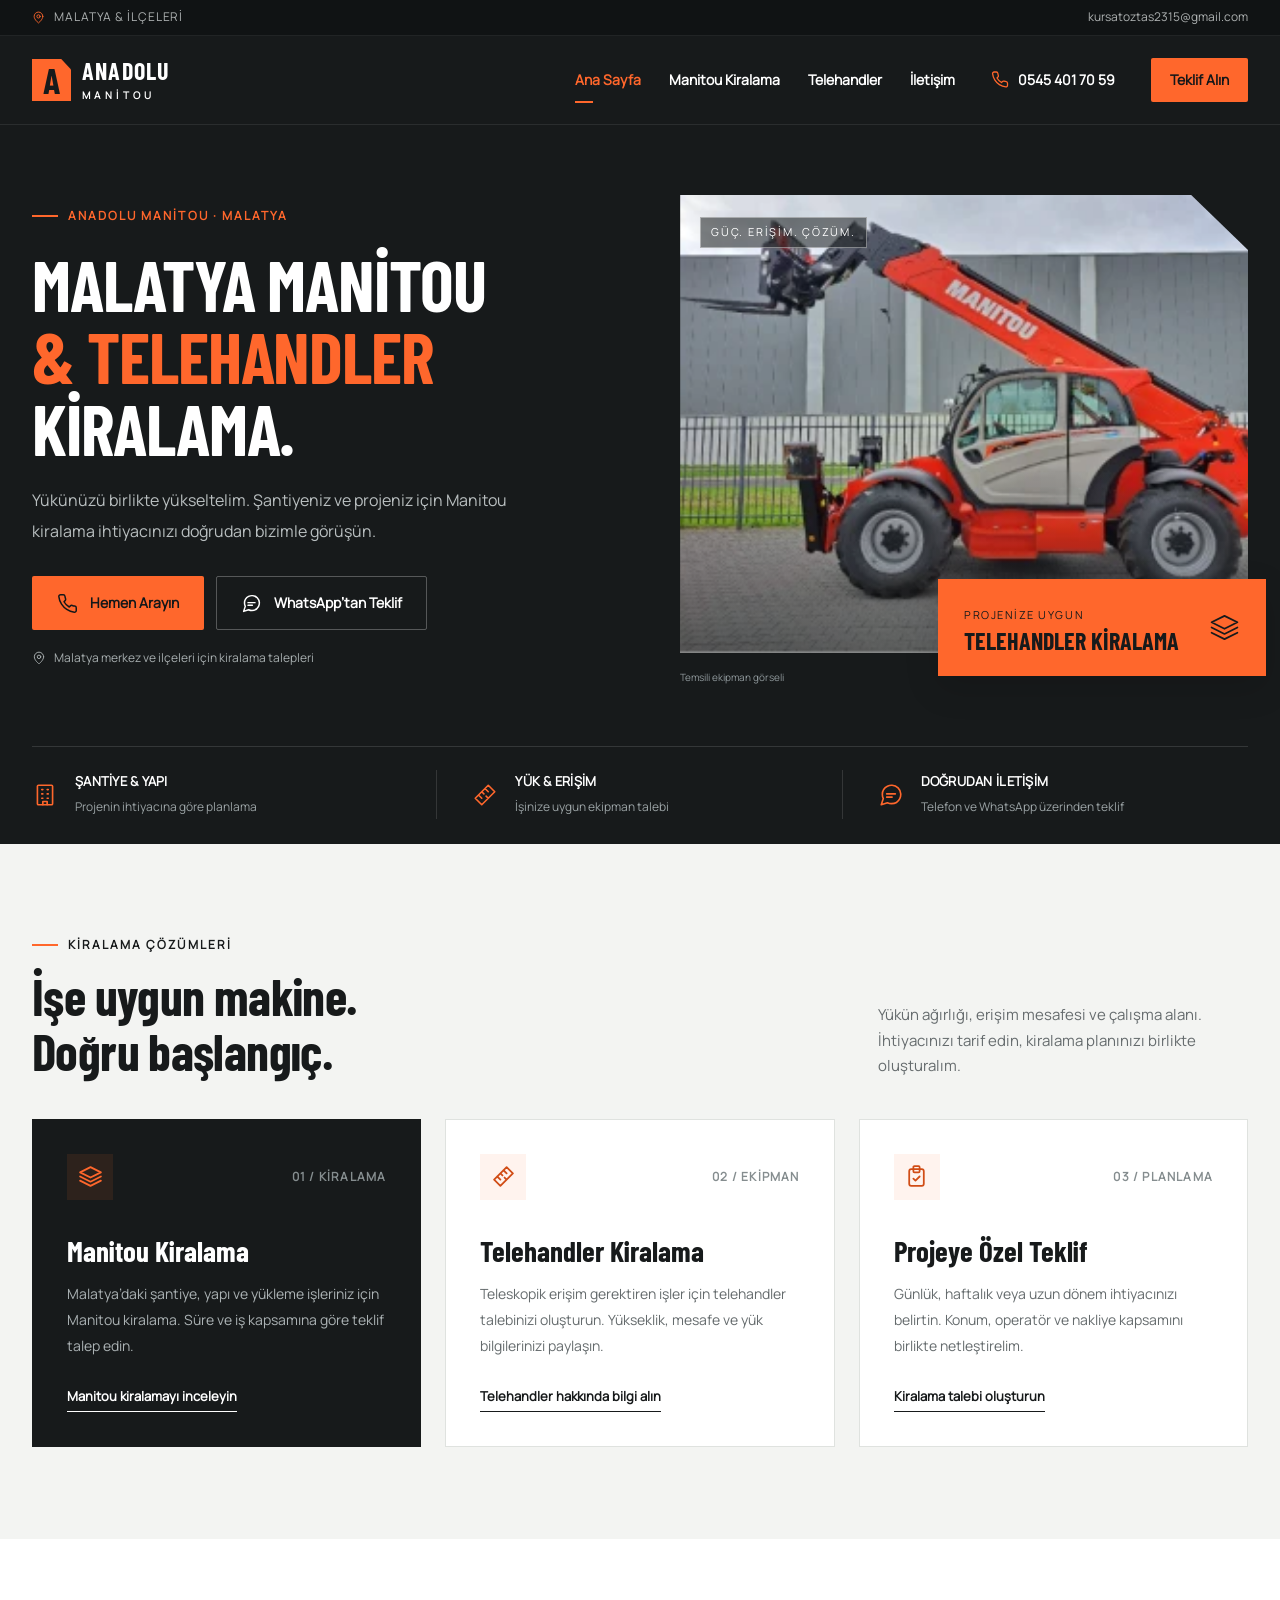
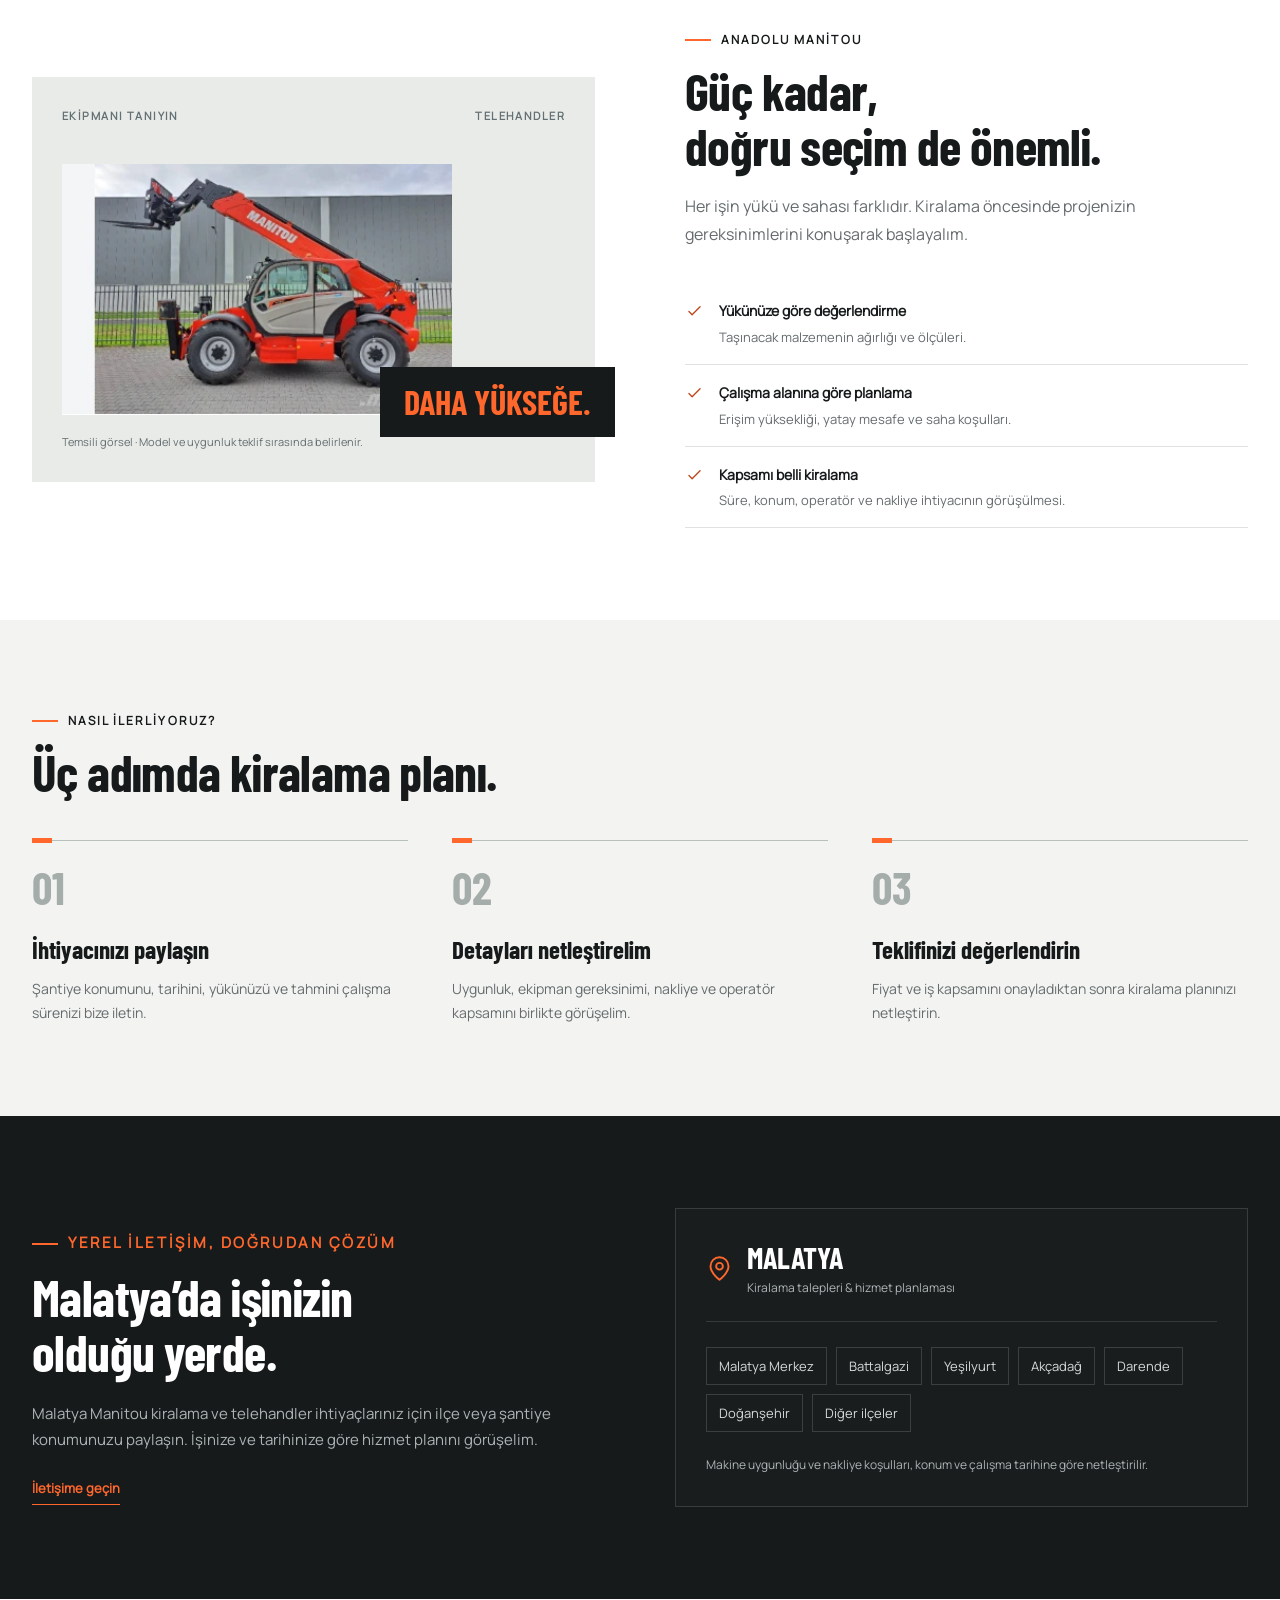
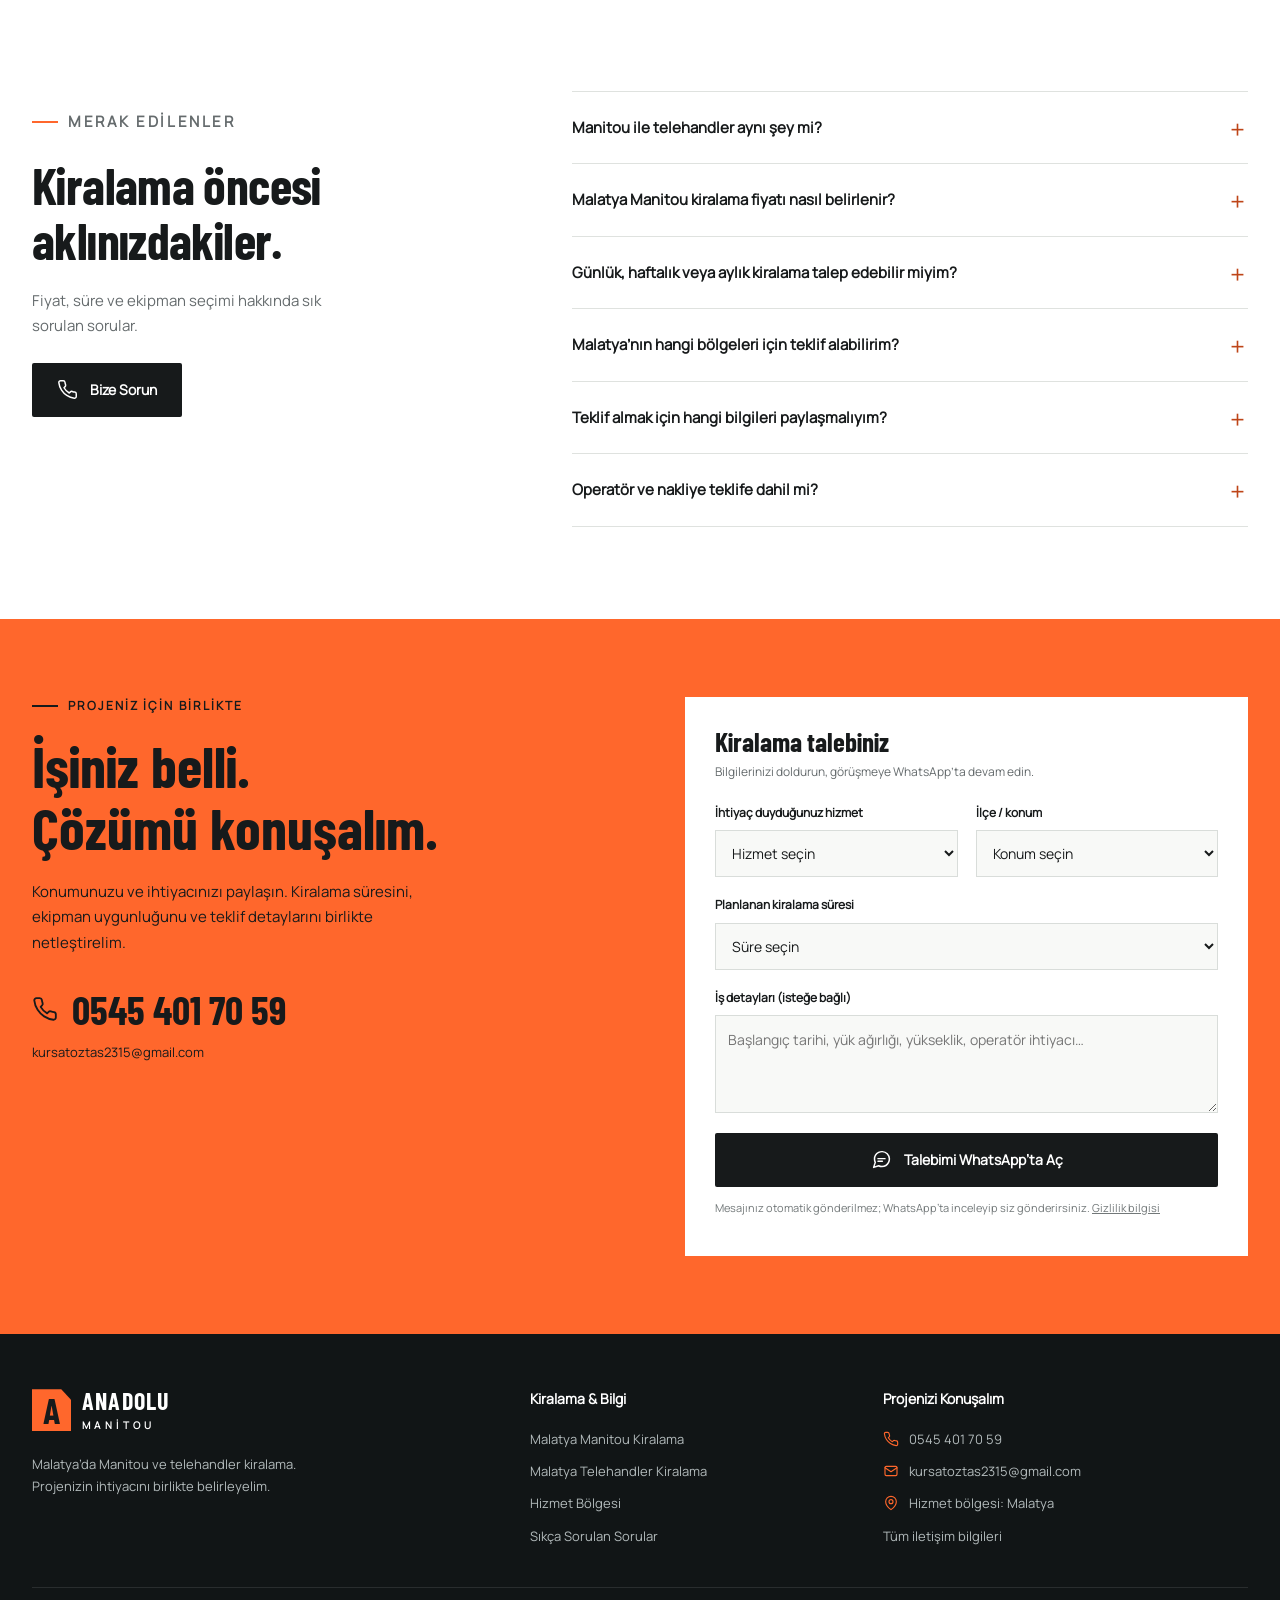
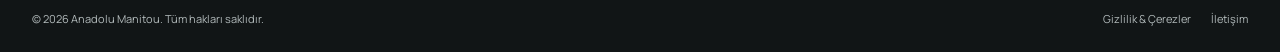
<file: index.html>
<!doctype html><html lang="tr"><head><meta charset="UTF-8"><meta name="viewport" content="width=device-width, initial-scale=1"><title>Malatya Manitou &amp; Telehandler Kiralama | Anadolu Manitou</title><meta name="description" content="Malatya Manitou ve telehandler kiralama için Anadolu Manitou. Projenize uygun kiralama teklifi, telefon ve WhatsApp ile iletişim: 0545 401 70 59."><meta name="robots" content="index, follow, max-image-preview:large"><meta name="theme-color" content="#171a1b"><meta property="og:type" content="website"><meta property="og:locale" content="tr_TR"><meta property="og:site_name" content="Anadolu Manitou"><meta property="og:title" content="Malatya Manitou &amp; Telehandler Kiralama | Anadolu Manitou"><meta property="og:description" content="Malatya Manitou ve telehandler kiralama için Anadolu Manitou. Projenize uygun kiralama teklifi, telefon ve WhatsApp ile iletişim: 0545 401 70 59."><link rel="icon" href="/favicon.ico" sizes="any" type="image/x-icon"><link rel="icon" href="/favicon.svg" type="image/svg+xml"><link rel="icon" href="/favicon-48x48.png" sizes="48x48" type="image/png"><link rel="apple-touch-icon" href="/apple-touch-icon.png" sizes="180x180"><link rel="manifest" href="/site.webmanifest"><link rel="preload" as="font" href="./assets/barlow-700.woff" type="font/woff" crossorigin><link rel="stylesheet" href="./assets/bootstrap-grid.min.css"><link rel="stylesheet" href="./assets/styles.css"><script type="application/ld+json">{"@context": "https://schema.org", "@graph": [{"@type": "Organization", "name": "Anadolu Manitou", "telephone": "+905454017059", "email": "kursatoztas2315@gmail.com", "areaServed": {"@type": "AdministrativeArea", "name": "Malatya"}, "contactPoint": {"@type": "ContactPoint", "telephone": "+905454017059", "contactType": "Kiralama ve teklif", "availableLanguage": "Turkish"}}, {"@type": "Service", "name": "Malatya Manitou ve Telehandler Kiralama", "serviceType": "Manitou ve telehandler kiralama", "areaServed": {"@type": "AdministrativeArea", "name": "Malatya"}, "provider": {"@type": "Organization", "name": "Anadolu Manitou", "telephone": "+905454017059", "email": "kursatoztas2315@gmail.com", "areaServed": {"@type": "AdministrativeArea", "name": "Malatya"}, "contactPoint": {"@type": "ContactPoint", "telephone": "+905454017059", "contactType": "Kiralama ve teklif", "availableLanguage": "Turkish"}}}]}</script><script src="./assets/site-config.js" defer></script><script src="./assets/app.js" defer></script><link rel="canonical" href="https://anadolumanitou.site/"><meta property="og:url" content="https://anadolumanitou.site/"></head><body><a class="skip-link" href="#main">İçeriğe geç</a>
 <div class="topbar"><div class="container"><span><svg class="icon" viewBox="0 0 24 24" aria-hidden="true"><path d="M20 10c0 6-8 12-8 12S4 16 4 10a8 8 0 1 1 16 0Z"/><circle cx="12" cy="10" r="3"/></svg> MALATYA & İLÇELERİ</span><a href="mailto:kursatoztas2315@gmail.com">kursatoztas2315@gmail.com</a></div></div>
 <header class="header"><div class="container nav-wrap"><a class="brand" href="./" aria-label="Anadolu Manitou ana sayfa"><span class="brand-symbol" aria-hidden="true">A</span><span class="brand-name">ANADOLU<small>MANİTOU</small></span></a><nav class="nav" id="primary-nav" data-menu aria-label="Ana menü"><a href="./" aria-current="page">Ana Sayfa</a><a href="./malatya-manitou-kiralama/">Manitou Kiralama</a><a href="./malatya-telehandler-kiralama/">Telehandler</a><a href="./iletisim/">İletişim</a></nav><a class="nav-call" href="tel:+905454017059" data-contact="phone" data-placement="header"><svg class="icon" viewBox="0 0 24 24" aria-hidden="true"><path d="M22 16.9v3a2 2 0 0 1-2.2 2 19.8 19.8 0 0 1-8.6-3.1 19.5 19.5 0 0 1-6-6 19.8 19.8 0 0 1-3.1-8.7A2 2 0 0 1 4.1 2h3a2 2 0 0 1 2 1.7c.1 1 .4 2 .7 2.9a2 2 0 0 1-.5 2.1L8 10a16 16 0 0 0 6 6l1.3-1.3a2 2 0 0 1 2.1-.5c.9.3 1.9.6 2.9.7a2 2 0 0 1 1.7 2z"/></svg>0545 401 70 59</a><a class="btn btn-orange btn-small nav-quote" href="./#teklif">Teklif Alın</a><button class="menu-toggle" data-menu-toggle aria-label="Menüyü aç" aria-expanded="false" aria-controls="primary-nav"><svg class="icon" viewBox="0 0 24 24" aria-hidden="true"><path d="M3 6h18M3 12h18M3 18h18"/></svg></button></div></header><main id="main"><section class="hero"><div class="container"><div class="hero-main"><div class="hero-copy"><p class="eyebrow orange">ANADOLU MANİTOU · MALATYA</p><h1>Malatya Manitou<br><span>& Telehandler</span><br>Kiralama.</h1><p class="hero-description">Yükünüzü birlikte yükseltelim. Şantiyeniz ve projeniz için Manitou kiralama ihtiyacınızı doğrudan bizimle görüşün.</p><div class="hero-actions"><a class="btn btn-orange" href="tel:+905454017059" data-contact="phone" data-placement="hero"><svg class="icon" viewBox="0 0 24 24" aria-hidden="true"><path d="M22 16.9v3a2 2 0 0 1-2.2 2 19.8 19.8 0 0 1-8.6-3.1 19.5 19.5 0 0 1-6-6 19.8 19.8 0 0 1-3.1-8.7A2 2 0 0 1 4.1 2h3a2 2 0 0 1 2 1.7c.1 1 .4 2 .7 2.9a2 2 0 0 1-.5 2.1L8 10a16 16 0 0 0 6 6l1.3-1.3a2 2 0 0 1 2.1-.5c.9.3 1.9.6 2.9.7a2 2 0 0 1 1.7 2z"/></svg>Hemen Arayın</a><a class="btn btn-outline" href="https://wa.me/905454017059?text=Merhaba%20Anadolu%20Manitou%2C%20Malatya%20i%C3%A7in%20Manitou%20/%20telehandler%20kiralama%20hakk%C4%B1nda%20bilgi%20almak%20istiyorum." target="_blank" rel="noopener noreferrer" data-contact="whatsapp" data-placement="hero"><svg class="icon" viewBox="0 0 24 24" aria-hidden="true"><path d="M21 11.5a8.4 8.4 0 0 1-.9 3.8 8.5 8.5 0 0 1-7.6 4.7 8.4 8.4 0 0 1-3.8-.9L3 21l1.9-5.7a8.4 8.4 0 0 1-.9-3.8 8.5 8.5 0 0 1 4.7-7.6 8.4 8.4 0 0 1 3.8-.9h.5a8.5 8.5 0 0 1 8 8v.5z"/><path d="M8 11h8M8 14h5"/></svg>WhatsApp’tan Teklif</a></div><p class="hero-note"><svg class="icon" viewBox="0 0 24 24" aria-hidden="true"><path d="M20 10c0 6-8 12-8 12S4 16 4 10a8 8 0 1 1 16 0Z"/><circle cx="12" cy="10" r="3"/></svg>Malatya merkez ve ilçeleri için kiralama talepleri</p></div>
 <div class="hero-visual"><div class="hero-image"><img src="./assets/manitou.webp" width="369" height="238" alt="Teleskopik bomu yükseltilmiş kırmızı Manitou telehandler" fetchpriority="high"><span class="visual-label">GÜÇ. ERİŞİM. ÇÖZÜM.</span></div><div class="machine-caption"><div><small>PROJENİZE UYGUN</small><strong>TELEHANDLER KİRALAMA</strong></div><svg class="icon" viewBox="0 0 24 24" aria-hidden="true"><path d="m12 3 10 5-10 5L2 8l10-5ZM2 12l10 5 10-5M2 16l10 5 10-5"/></svg></div><span class="hero-image-note">Temsili ekipman görseli</span></div></div>
 <div class="hero-bottom"><div><svg class="icon" viewBox="0 0 24 24" aria-hidden="true"><rect x="5" y="3" width="14" height="18" rx="1"/><path d="M9 7h1M14 7h1M9 11h1M14 11h1M9 15h1M14 15h1M10 21v-3h4v3"/></svg><div><b>ŞANTİYE & YAPI</b><span>Projenin ihtiyacına göre planlama</span></div></div><div><svg class="icon" viewBox="0 0 24 24" aria-hidden="true"><path d="m15 3 6 6L9 21l-6-6L15 3ZM12 6l3 3M9 9l2 2M6 12l3 3M15 15l-2-2"/></svg><div><b>YÜK & ERİŞİM</b><span>İşinize uygun ekipman talebi</span></div></div><div><svg class="icon" viewBox="0 0 24 24" aria-hidden="true"><path d="M21 11.5a8.4 8.4 0 0 1-.9 3.8 8.5 8.5 0 0 1-7.6 4.7 8.4 8.4 0 0 1-3.8-.9L3 21l1.9-5.7a8.4 8.4 0 0 1-.9-3.8 8.5 8.5 0 0 1 4.7-7.6 8.4 8.4 0 0 1 3.8-.9h.5a8.5 8.5 0 0 1 8 8v.5z"/><path d="M8 11h8M8 14h5"/></svg><div><b>DOĞRUDAN İLETİŞİM</b><span>Telefon ve WhatsApp üzerinden teklif</span></div></div></div></div></section>
 <section class="section" id="hizmetler"><div class="container"><div class="section-head"><div><p class="eyebrow">KİRALAMA ÇÖZÜMLERİ</p><h2>İşe uygun makine.<br>Doğru başlangıç.</h2></div><p>Yükün ağırlığı, erişim mesafesi ve çalışma alanı. İhtiyacınızı tarif edin, kiralama planınızı birlikte oluşturalım.</p></div><div class="row g-4">
 <div class="col-md-4"><article class="service-card featured"><div class="card-top"><div class="card-icon"><svg class="icon" viewBox="0 0 24 24" aria-hidden="true"><path d="m12 3 10 5-10 5L2 8l10-5ZM2 12l10 5 10-5M2 16l10 5 10-5"/></svg></div><span class="card-number">01 / KİRALAMA</span></div><h3>Manitou Kiralama</h3><p>Malatya’daki şantiye, yapı ve yükleme işleriniz için Manitou kiralama. Süre ve iş kapsamına göre teklif talep edin.</p><a class="text-link" href="./malatya-manitou-kiralama/">Manitou kiralamayı inceleyin</a></article></div>
 <div class="col-md-4"><article class="service-card"><div class="card-top"><div class="card-icon"><svg class="icon" viewBox="0 0 24 24" aria-hidden="true"><path d="m15 3 6 6L9 21l-6-6L15 3ZM12 6l3 3M9 9l2 2M6 12l3 3M15 15l-2-2"/></svg></div><span class="card-number">02 / EKİPMAN</span></div><h3>Telehandler Kiralama</h3><p>Teleskopik erişim gerektiren işler için telehandler talebinizi oluşturun. Yükseklik, mesafe ve yük bilgilerinizi paylaşın.</p><a class="text-link" href="./malatya-telehandler-kiralama/">Telehandler hakkında bilgi alın</a></article></div>
 <div class="col-md-4"><article class="service-card"><div class="card-top"><div class="card-icon"><svg class="icon" viewBox="0 0 24 24" aria-hidden="true"><rect x="5" y="5" width="14" height="16" rx="2"/><rect x="9" y="2" width="6" height="6" rx="1"/><path d="m9 14 2 2 4-4"/></svg></div><span class="card-number">03 / PLANLAMA</span></div><h3>Projeye Özel Teklif</h3><p>Günlük, haftalık veya uzun dönem ihtiyacınızı belirtin. Konum, operatör ve nakliye kapsamını birlikte netleştirelim.</p><a class="text-link" href="#teklif">Kiralama talebi oluşturun</a></article></div></div></div></section>
 <section class="section section-white" id="ekipman"><div class="container split-section"><div class="equipment-board"><div class="board-head"><span>EKİPMANI TANIYIN</span><span>TELEHANDLER</span></div><figure><img src="./assets/manitou.webp" loading="lazy" width="369" height="238" alt="Manitou marka teleskopik yükleyici örneği"><figcaption>Temsili görsel · Model ve uygunluk teklif sırasında belirlenir.</figcaption></figure><div class="corner-label">DAHA YÜKSEĞE.</div></div><div><p class="eyebrow">ANADOLU MANİTOU</p><h2>Güç kadar,<br>doğru seçim de önemli.</h2><p class="section-intro">Her işin yükü ve sahası farklıdır. Kiralama öncesinde projenizin gereksinimlerini konuşarak başlayalım.</p><ul class="check-list"><li><svg class="icon" viewBox="0 0 24 24" aria-hidden="true"><path d="m5 12 4 4L19 6"/></svg><div><strong>Yükünüze göre değerlendirme</strong><p>Taşınacak malzemenin ağırlığı ve ölçüleri.</p></div></li><li><svg class="icon" viewBox="0 0 24 24" aria-hidden="true"><path d="m5 12 4 4L19 6"/></svg><div><strong>Çalışma alanına göre planlama</strong><p>Erişim yüksekliği, yatay mesafe ve saha koşulları.</p></div></li><li><svg class="icon" viewBox="0 0 24 24" aria-hidden="true"><path d="m5 12 4 4L19 6"/></svg><div><strong>Kapsamı belli kiralama</strong><p>Süre, konum, operatör ve nakliye ihtiyacının görüşülmesi.</p></div></li></ul></div></div></section>
 <section class="section"><div class="container"><div class="section-head"><div><p class="eyebrow">NASIL İLERLİYORUZ?</p><h2>Üç adımda kiralama planı.</h2></div></div><div class="process"><div class="process-item"><div class="process-num">01</div><h3>İhtiyacınızı paylaşın</h3><p>Şantiye konumunu, tarihini, yükünüzü ve tahmini çalışma sürenizi bize iletin.</p></div><div class="process-item"><div class="process-num">02</div><h3>Detayları netleştirelim</h3><p>Uygunluk, ekipman gereksinimi, nakliye ve operatör kapsamını birlikte görüşelim.</p></div><div class="process-item"><div class="process-num">03</div><h3>Teklifinizi değerlendirin</h3><p>Fiyat ve iş kapsamını onayladıktan sonra kiralama planınızı netleştirin.</p></div></div></div></section>
 <section class="section region-section" id="hizmet-bolgesi"><div class="container split-section"><div><p class="eyebrow orange">YEREL İLETİŞİM, DOĞRUDAN ÇÖZÜM</p><h2>Malatya’da işinizin<br>olduğu yerde.</h2><p>Malatya Manitou kiralama ve telehandler ihtiyaçlarınız için ilçe veya şantiye konumunuzu paylaşın. İşinize ve tarihinize göre hizmet planını görüşelim.</p><a class="text-link" href="./iletisim/">İletişime geçin</a></div><div class="region-panel"><div class="region-top"><svg class="icon" viewBox="0 0 24 24" aria-hidden="true"><path d="M20 10c0 6-8 12-8 12S4 16 4 10a8 8 0 1 1 16 0Z"/><circle cx="12" cy="10" r="3"/></svg><div><strong>MALATYA</strong><span>Kiralama talepleri & hizmet planlaması</span></div></div><div class="region-tags"><span>Malatya Merkez</span><span>Battalgazi</span><span>Yeşilyurt</span><span>Akçadağ</span><span>Darende</span><span>Doğanşehir</span><span>Diğer ilçeler</span></div><p>Makine uygunluğu ve nakliye koşulları, konum ve çalışma tarihine göre netleştirilir.</p></div></div></section>
 <section class="section section-white" id="sikca-sorulanlar"><div class="container faq-grid"><div class="faq-side"><p class="eyebrow">MERAK EDİLENLER</p><h2>Kiralama öncesi<br>aklınızdakiler.</h2><p>Fiyat, süre ve ekipman seçimi hakkında sık sorulan sorular.</p><a class="btn btn-dark" href="tel:+905454017059" data-contact="phone" data-placement="faq"><svg class="icon" viewBox="0 0 24 24" aria-hidden="true"><path d="M22 16.9v3a2 2 0 0 1-2.2 2 19.8 19.8 0 0 1-8.6-3.1 19.5 19.5 0 0 1-6-6 19.8 19.8 0 0 1-3.1-8.7A2 2 0 0 1 4.1 2h3a2 2 0 0 1 2 1.7c.1 1 .4 2 .7 2.9a2 2 0 0 1-.5 2.1L8 10a16 16 0 0 0 6 6l1.3-1.3a2 2 0 0 1 2.1-.5c.9.3 1.9.6 2.9.7a2 2 0 0 1 1.7 2z"/></svg>Bize Sorun</a></div><div class="faq-list"><details><summary>Manitou ile telehandler aynı şey mi?</summary><p>Telehandler, teleskopik bomlu yükleyici sınıfının genel adıdır. Manitou ise bu makineleri üreten markalardan biridir. Günlük kullanımda “manito” olarak da aranır. İhtiyacınız olan makine, marka adından önce yük ve erişim gereksinimine göre belirlenmelidir.</p></details><details><summary>Malatya Manitou kiralama fiyatı nasıl belirlenir?</summary><p>Fiyat; işin yapılacağı konuma, kiralama süresine, gereken makineye, yükün ağırlığına ve çalışma yüksekliğine göre belirlenir. Nakliye ve operatör gereksinimini de talebinize ekleyin. İşinize uygun güncel teklif için bizimle iletişime geçin.</p></details><details><summary>Günlük, haftalık veya aylık kiralama talep edebilir miyim?</summary><p>İhtiyaç duyduğunuz süreyi teklif talebinde belirtebilirsiniz. Kiralama süresi, tarih ve ekipman uygunluğu görüşme sırasında netleştirilir.</p></details><details><summary>Malatya’nın hangi bölgeleri için teklif alabilirim?</summary><p>Malatya merkez, Battalgazi, Yeşilyurt ve diğer ilçeler için konumunuzu paylaşarak teklif isteyebilirsiniz. Hizmet planı ve nakliye koşulları şantiye konumuna göre değerlendirilir.</p></details><details><summary>Teklif almak için hangi bilgileri paylaşmalıyım?</summary><p>İlçe veya şantiye konumu, işe başlama tarihi, tahmini süre, yük ağırlığı, kaldırma yüksekliği ve erişim mesafesi yeterli bir başlangıçtır. Operatör ve ataşman ihtiyacınızı da belirtin.</p></details><details><summary>Operatör ve nakliye teklife dahil mi?</summary><p>Bu kapsam işinize göre görüşülür. Teklifi onaylamadan önce operatör, nakliye, yakıt, çalışma saatleri ve vergiler dahil toplam kapsamı yazılı olarak netleştirin.</p></details></div></div></section><section class="quote-section" id="teklif"><div class="container split-section"><div><p class="eyebrow">PROJENİZ İÇİN BİRLİKTE</p><h2>İşiniz belli.<br>Çözümü konuşalım.</h2><p class="quote-intro">Konumunuzu ve ihtiyacınızı paylaşın. Kiralama süresini, ekipman uygunluğunu ve teklif detaylarını birlikte netleştirelim.</p><a class="quote-phone" href="tel:+905454017059" data-contact="phone" data-placement="quote"><svg class="icon" viewBox="0 0 24 24" aria-hidden="true"><path d="M22 16.9v3a2 2 0 0 1-2.2 2 19.8 19.8 0 0 1-8.6-3.1 19.5 19.5 0 0 1-6-6 19.8 19.8 0 0 1-3.1-8.7A2 2 0 0 1 4.1 2h3a2 2 0 0 1 2 1.7c.1 1 .4 2 .7 2.9a2 2 0 0 1-.5 2.1L8 10a16 16 0 0 0 6 6l1.3-1.3a2 2 0 0 1 2.1-.5c.9.3 1.9.6 2.9.7a2 2 0 0 1 1.7 2z"/></svg>0545 401 70 59</a><a class="quote-contact" href="mailto:kursatoztas2315@gmail.com">kursatoztas2315@gmail.com</a></div>
 <form class="quote-form" data-quote-form action="https://wa.me/905454017059" method="get" target="_blank" rel="noopener noreferrer"><h3>Kiralama talebiniz</h3><p class="form-intro">Bilgilerinizi doldurun, görüşmeye WhatsApp’ta devam edin.</p><div class="form-grid"><div class="field"><label for="service">İhtiyaç duyduğunuz hizmet</label><select id="service" name="service" required><option value="">Hizmet seçin</option><option>Manitou kiralama</option><option>Telehandler kiralama</option><option>Makine seçimi için bilgi</option></select></div><div class="field"><label for="region">İlçe / konum</label><select id="region" name="region" required><option value="">Konum seçin</option><option>Malatya merkez</option><option>Battalgazi</option><option>Yeşilyurt</option><option>Akçadağ</option><option>Darende</option><option>Doğanşehir</option><option>Diğer Malatya ilçeleri</option></select></div><div class="field field-full"><label for="duration">Planlanan kiralama süresi</label><select id="duration" name="duration" required><option value="">Süre seçin</option><option>Günlük</option><option>Haftalık</option><option>Aylık / uzun dönem</option><option>Henüz netleşmedi</option></select></div><div class="field field-full"><label for="notes">İş detayları <span>(isteğe bağlı)</span></label><textarea id="notes" name="notes" rows="3" maxlength="600" placeholder="Başlangıç tarihi, yük ağırlığı, yükseklik, operatör ihtiyacı…"></textarea></div></div><button class="btn btn-dark" type="submit" data-quote-submit hidden><svg class="icon" viewBox="0 0 24 24" aria-hidden="true"><path d="M21 11.5a8.4 8.4 0 0 1-.9 3.8 8.5 8.5 0 0 1-7.6 4.7 8.4 8.4 0 0 1-3.8-.9L3 21l1.9-5.7a8.4 8.4 0 0 1-.9-3.8 8.5 8.5 0 0 1 4.7-7.6 8.4 8.4 0 0 1 3.8-.9h.5a8.5 8.5 0 0 1 8 8v.5z"/><path d="M8 11h8M8 14h5"/></svg>Talebimi WhatsApp’ta Aç</button><p class="form-note">Mesajınız otomatik gönderilmez; WhatsApp’ta inceleyip siz gönderirsiniz. <a href="./gizlilik/">Gizlilik bilgisi</a></p><p class="form-status" data-form-status role="status" aria-live="polite"></p><noscript><p class="noscript-notice">Talep hazırlamak için JavaScript gereklidir. <a href="https://wa.me/905454017059?text=Merhaba%20Anadolu%20Manitou%2C%20Malatya%20i%C3%A7in%20Manitou%20/%20telehandler%20kiralama%20hakk%C4%B1nda%20bilgi%20almak%20istiyorum.">WhatsApp üzerinden doğrudan iletişime geçin.</a></p></noscript></form></div></section></main><footer class="footer"><div class="container"><div class="footer-top"><div class="footer-brand"><div><a class="brand" href="./" aria-label="Anadolu Manitou ana sayfa"><span class="brand-symbol" aria-hidden="true">A</span><span class="brand-name">ANADOLU<small>MANİTOU</small></span></a></div><p class="footer-about">Malatya’da Manitou ve telehandler kiralama. Projenizin ihtiyacını birlikte belirleyelim.</p></div>
 <div><h2>Kiralama & Bilgi</h2><div class="footer-links"><a href="./malatya-manitou-kiralama/">Malatya Manitou Kiralama</a><a href="./malatya-telehandler-kiralama/">Malatya Telehandler Kiralama</a><a href="./#hizmet-bolgesi">Hizmet Bölgesi</a><a href="./#sikca-sorulanlar">Sıkça Sorulan Sorular</a></div></div>
 <div><h2>Projenizi Konuşalım</h2><div class="footer-links"><div class="contact-line"><svg class="icon" viewBox="0 0 24 24" aria-hidden="true"><path d="M22 16.9v3a2 2 0 0 1-2.2 2 19.8 19.8 0 0 1-8.6-3.1 19.5 19.5 0 0 1-6-6 19.8 19.8 0 0 1-3.1-8.7A2 2 0 0 1 4.1 2h3a2 2 0 0 1 2 1.7c.1 1 .4 2 .7 2.9a2 2 0 0 1-.5 2.1L8 10a16 16 0 0 0 6 6l1.3-1.3a2 2 0 0 1 2.1-.5c.9.3 1.9.6 2.9.7a2 2 0 0 1 1.7 2z"/></svg><a href="tel:+905454017059" data-contact="phone" data-placement="footer">0545 401 70 59</a></div><div class="contact-line"><svg class="icon" viewBox="0 0 24 24" aria-hidden="true"><rect x="3" y="5" width="18" height="14" rx="2"/><path d="m3 7 9 6 9-6"/></svg><a href="mailto:kursatoztas2315@gmail.com">kursatoztas2315@gmail.com</a></div><div class="contact-line"><svg class="icon" viewBox="0 0 24 24" aria-hidden="true"><path d="M20 10c0 6-8 12-8 12S4 16 4 10a8 8 0 1 1 16 0Z"/><circle cx="12" cy="10" r="3"/></svg><span>Hizmet bölgesi: Malatya</span></div><a href="./iletisim/">Tüm iletişim bilgileri</a></div></div></div>
 <div class="footer-bottom"><p>© 2026 Anadolu Manitou. Tüm hakları saklıdır.</p><div><a href="./gizlilik/">Gizlilik & Çerezler</a><button class="cookie-open" data-cookie-open hidden>Çerez tercihleri</button><a href="./iletisim/">İletişim</a></div></div></div></footer>
 <div class="mobile-contact" aria-label="Hızlı iletişim"><a class="btn btn-dark" href="tel:+905454017059" data-contact="phone" data-placement="mobile_bar"><svg class="icon" viewBox="0 0 24 24" aria-hidden="true"><path d="M22 16.9v3a2 2 0 0 1-2.2 2 19.8 19.8 0 0 1-8.6-3.1 19.5 19.5 0 0 1-6-6 19.8 19.8 0 0 1-3.1-8.7A2 2 0 0 1 4.1 2h3a2 2 0 0 1 2 1.7c.1 1 .4 2 .7 2.9a2 2 0 0 1-.5 2.1L8 10a16 16 0 0 0 6 6l1.3-1.3a2 2 0 0 1 2.1-.5c.9.3 1.9.6 2.9.7a2 2 0 0 1 1.7 2z"/></svg>Hemen Ara</a><a class="btn btn-orange" href="https://wa.me/905454017059?text=Merhaba%20Anadolu%20Manitou%2C%20Malatya%20i%C3%A7in%20Manitou%20/%20telehandler%20kiralama%20hakk%C4%B1nda%20bilgi%20almak%20istiyorum." target="_blank" rel="noopener noreferrer" data-contact="whatsapp" data-placement="mobile_bar"><svg class="icon" viewBox="0 0 24 24" aria-hidden="true"><path d="M21 11.5a8.4 8.4 0 0 1-.9 3.8 8.5 8.5 0 0 1-7.6 4.7 8.4 8.4 0 0 1-3.8-.9L3 21l1.9-5.7a8.4 8.4 0 0 1-.9-3.8 8.5 8.5 0 0 1 4.7-7.6 8.4 8.4 0 0 1 3.8-.9h.5a8.5 8.5 0 0 1 8 8v.5z"/><path d="M8 11h8M8 14h5"/></svg>WhatsApp</a></div>
 <section class="cookie-banner" data-cookie-banner role="region" aria-label="Çerez tercihleri" hidden><h2>Çerez tercihleriniz</h2><p>İzninizle ziyaretleri ve iletişim düğmelerine tıklamaları Google üzerinden ölçeriz. Tercihinizi dilediğiniz zaman değiştirebilirsiniz. <a href="./gizlilik/">Ayrıntılar</a></p><div class="cookie-actions"><button class="btn btn-secondary" data-reject>Reddet</button><button class="btn btn-dark" data-accept>Kabul et</button></div></section></body></html>
</file>
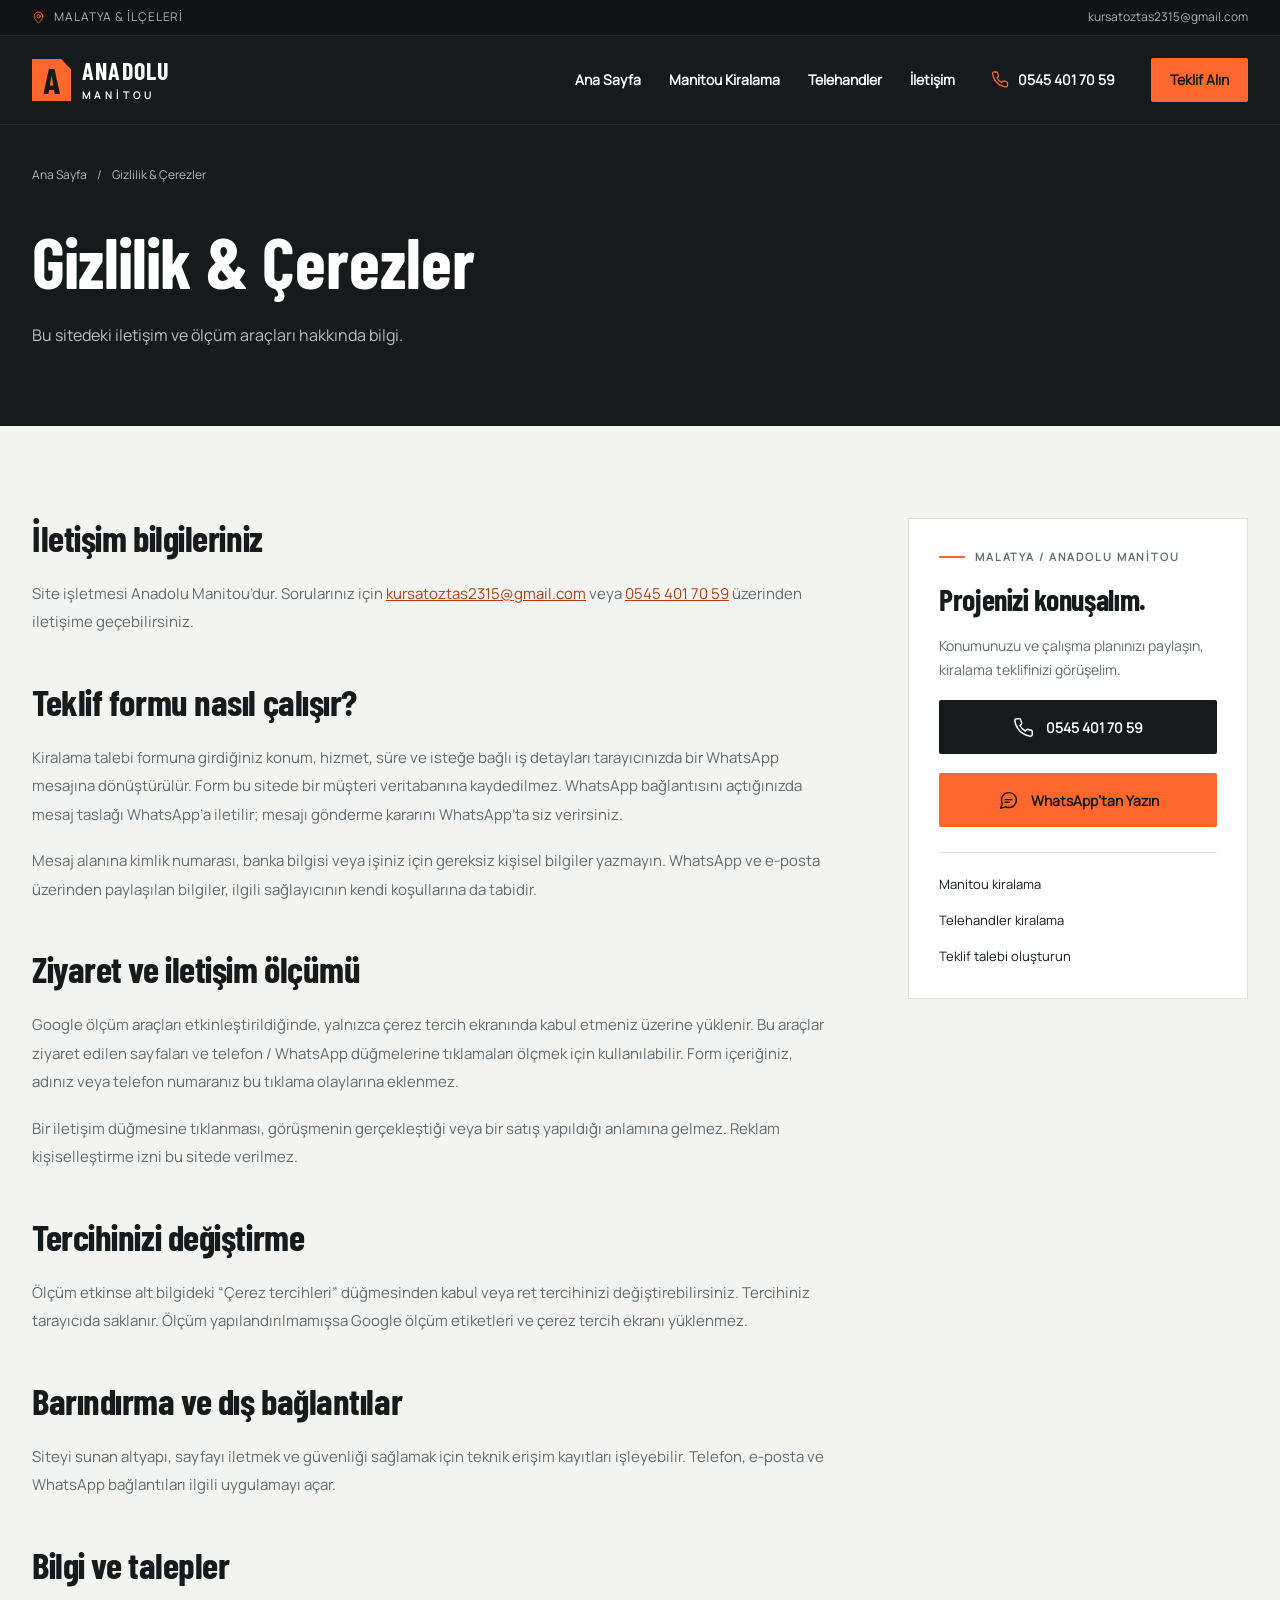
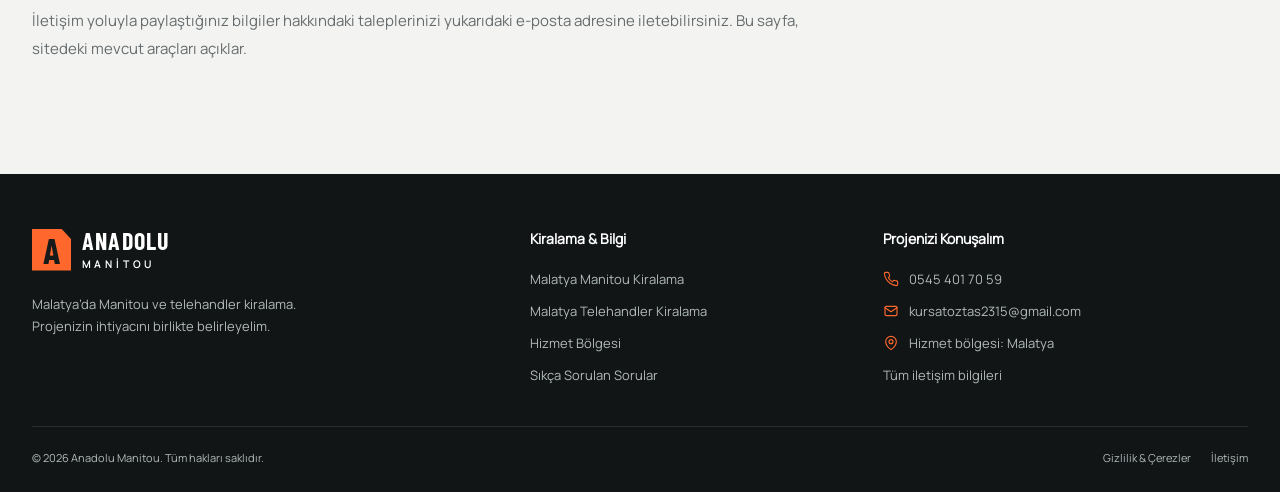
<file: gizlilik/index.html>
<!doctype html><html lang="tr"><head><meta charset="UTF-8"><meta name="viewport" content="width=device-width, initial-scale=1"><title>Gizlilik ve Çerez Bilgisi | Anadolu Manitou</title><meta name="description" content="Anadolu Manitou internet sitesindeki WhatsApp teklif formu, çerez tercihleri ve iletişim ölçüm araçları hakkında bilgi."><meta name="robots" content="index, follow, max-image-preview:large"><meta name="theme-color" content="#171a1b"><meta property="og:type" content="website"><meta property="og:locale" content="tr_TR"><meta property="og:site_name" content="Anadolu Manitou"><meta property="og:title" content="Gizlilik ve Çerez Bilgisi | Anadolu Manitou"><meta property="og:description" content="Anadolu Manitou internet sitesindeki WhatsApp teklif formu, çerez tercihleri ve iletişim ölçüm araçları hakkında bilgi."><link rel="icon" href="/favicon.ico" sizes="any" type="image/x-icon"><link rel="icon" href="/favicon.svg" type="image/svg+xml"><link rel="icon" href="/favicon-48x48.png" sizes="48x48" type="image/png"><link rel="apple-touch-icon" href="/apple-touch-icon.png" sizes="180x180"><link rel="manifest" href="/site.webmanifest"><link rel="preload" as="font" href="../assets/barlow-700.woff" type="font/woff" crossorigin><link rel="stylesheet" href="../assets/bootstrap-grid.min.css"><link rel="stylesheet" href="../assets/styles.css"><script type="application/ld+json">{"@context": "https://schema.org", "@graph": [{"@type": "Organization", "name": "Anadolu Manitou", "telephone": "+905454017059", "email": "kursatoztas2315@gmail.com", "areaServed": {"@type": "AdministrativeArea", "name": "Malatya"}, "contactPoint": {"@type": "ContactPoint", "telephone": "+905454017059", "contactType": "Kiralama ve teklif", "availableLanguage": "Turkish"}}]}</script><script src="../assets/site-config.js" defer></script><script src="../assets/app.js" defer></script><link rel="canonical" href="https://anadolumanitou.site/gizlilik/"><meta property="og:url" content="https://anadolumanitou.site/gizlilik/"></head><body><a class="skip-link" href="#main">İçeriğe geç</a>
 <div class="topbar"><div class="container"><span><svg class="icon" viewBox="0 0 24 24" aria-hidden="true"><path d="M20 10c0 6-8 12-8 12S4 16 4 10a8 8 0 1 1 16 0Z"/><circle cx="12" cy="10" r="3"/></svg> MALATYA & İLÇELERİ</span><a href="mailto:kursatoztas2315@gmail.com">kursatoztas2315@gmail.com</a></div></div>
 <header class="header"><div class="container nav-wrap"><a class="brand" href="../" aria-label="Anadolu Manitou ana sayfa"><span class="brand-symbol" aria-hidden="true">A</span><span class="brand-name">ANADOLU<small>MANİTOU</small></span></a><nav class="nav" id="primary-nav" data-menu aria-label="Ana menü"><a href="../">Ana Sayfa</a><a href="../malatya-manitou-kiralama/">Manitou Kiralama</a><a href="../malatya-telehandler-kiralama/">Telehandler</a><a href="../iletisim/">İletişim</a></nav><a class="nav-call" href="tel:+905454017059" data-contact="phone" data-placement="header"><svg class="icon" viewBox="0 0 24 24" aria-hidden="true"><path d="M22 16.9v3a2 2 0 0 1-2.2 2 19.8 19.8 0 0 1-8.6-3.1 19.5 19.5 0 0 1-6-6 19.8 19.8 0 0 1-3.1-8.7A2 2 0 0 1 4.1 2h3a2 2 0 0 1 2 1.7c.1 1 .4 2 .7 2.9a2 2 0 0 1-.5 2.1L8 10a16 16 0 0 0 6 6l1.3-1.3a2 2 0 0 1 2.1-.5c.9.3 1.9.6 2.9.7a2 2 0 0 1 1.7 2z"/></svg>0545 401 70 59</a><a class="btn btn-orange btn-small nav-quote" href="../#teklif">Teklif Alın</a><button class="menu-toggle" data-menu-toggle aria-label="Menüyü aç" aria-expanded="false" aria-controls="primary-nav"><svg class="icon" viewBox="0 0 24 24" aria-hidden="true"><path d="M3 6h18M3 12h18M3 18h18"/></svg></button></div></header><main id="main"><section class="subhero"><div class="container"><nav class="breadcrumbs" aria-label="İçerik yolu"><a href="../">Ana Sayfa</a><span>/</span><span>Gizlilik & Çerezler</span></nav><h1>Gizlilik & Çerezler</h1><p class="subhero-description">Bu sitedeki iletişim ve ölçüm araçları hakkında bilgi.</p></div></section><section class="section"><div class="container content-grid"><article class="prose"><h2>İletişim bilgileriniz</h2><p>Site işletmesi Anadolu Manitou’dur. Sorularınız için <a href="mailto:kursatoztas2315@gmail.com">kursatoztas2315@gmail.com</a> veya <a href="tel:+905454017059">0545 401 70 59</a> üzerinden iletişime geçebilirsiniz.</p><h2>Teklif formu nasıl çalışır?</h2><p>Kiralama talebi formuna girdiğiniz konum, hizmet, süre ve isteğe bağlı iş detayları tarayıcınızda bir WhatsApp mesajına dönüştürülür. Form bu sitede bir müşteri veritabanına kaydedilmez. WhatsApp bağlantısını açtığınızda mesaj taslağı WhatsApp’a iletilir; mesajı gönderme kararını WhatsApp’ta siz verirsiniz.</p><p>Mesaj alanına kimlik numarası, banka bilgisi veya işiniz için gereksiz kişisel bilgiler yazmayın. WhatsApp ve e-posta üzerinden paylaşılan bilgiler, ilgili sağlayıcının kendi koşullarına da tabidir.</p><h2>Ziyaret ve iletişim ölçümü</h2><p>Google ölçüm araçları etkinleştirildiğinde, yalnızca çerez tercih ekranında kabul etmeniz üzerine yüklenir. Bu araçlar ziyaret edilen sayfaları ve telefon / WhatsApp düğmelerine tıklamaları ölçmek için kullanılabilir. Form içeriğiniz, adınız veya telefon numaranız bu tıklama olaylarına eklenmez.</p><p>Bir iletişim düğmesine tıklanması, görüşmenin gerçekleştiği veya bir satış yapıldığı anlamına gelmez. Reklam kişiselleştirme izni bu sitede verilmez.</p><h2>Tercihinizi değiştirme</h2><p>Ölçüm etkinse alt bilgideki “Çerez tercihleri” düğmesinden kabul veya ret tercihinizi değiştirebilirsiniz. Tercihiniz tarayıcıda saklanır. Ölçüm yapılandırılmamışsa Google ölçüm etiketleri ve çerez tercih ekranı yüklenmez.</p><h2>Barındırma ve dış bağlantılar</h2><p>Siteyi sunan altyapı, sayfayı iletmek ve güvenliği sağlamak için teknik erişim kayıtları işleyebilir. Telefon, e-posta ve WhatsApp bağlantıları ilgili uygulamayı açar.</p><h2>Bilgi ve talepler</h2><p>İletişim yoluyla paylaştığınız bilgiler hakkındaki taleplerinizi yukarıdaki e-posta adresine iletebilirsiniz. Bu sayfa, sitedeki mevcut araçları açıklar.</p></article><aside class="aside-card"><p class="eyebrow">MALATYA / ANADOLU MANİTOU</p><h2>Projenizi konuşalım.</h2><p>Konumunuzu ve çalışma planınızı paylaşın, kiralama teklifinizi görüşelim.</p><a class="btn btn-dark" href="tel:+905454017059" data-contact="phone" data-placement="aside"><svg class="icon" viewBox="0 0 24 24" aria-hidden="true"><path d="M22 16.9v3a2 2 0 0 1-2.2 2 19.8 19.8 0 0 1-8.6-3.1 19.5 19.5 0 0 1-6-6 19.8 19.8 0 0 1-3.1-8.7A2 2 0 0 1 4.1 2h3a2 2 0 0 1 2 1.7c.1 1 .4 2 .7 2.9a2 2 0 0 1-.5 2.1L8 10a16 16 0 0 0 6 6l1.3-1.3a2 2 0 0 1 2.1-.5c.9.3 1.9.6 2.9.7a2 2 0 0 1 1.7 2z"/></svg>0545 401 70 59</a><a class="btn btn-orange" href="https://wa.me/905454017059?text=Merhaba%20Anadolu%20Manitou%2C%20Malatya%20i%C3%A7in%20Manitou%20/%20telehandler%20kiralama%20hakk%C4%B1nda%20bilgi%20almak%20istiyorum." target="_blank" rel="noopener noreferrer" data-contact="whatsapp" data-placement="aside"><svg class="icon" viewBox="0 0 24 24" aria-hidden="true"><path d="M21 11.5a8.4 8.4 0 0 1-.9 3.8 8.5 8.5 0 0 1-7.6 4.7 8.4 8.4 0 0 1-3.8-.9L3 21l1.9-5.7a8.4 8.4 0 0 1-.9-3.8 8.5 8.5 0 0 1 4.7-7.6 8.4 8.4 0 0 1 3.8-.9h.5a8.5 8.5 0 0 1 8 8v.5z"/><path d="M8 11h8M8 14h5"/></svg>WhatsApp’tan Yazın</a><div class="aside-links"><a href="../malatya-manitou-kiralama/">Manitou kiralama</a><a href="../malatya-telehandler-kiralama/">Telehandler kiralama</a><a href="../#teklif">Teklif talebi oluşturun</a></div></aside></div></section></main><footer class="footer"><div class="container"><div class="footer-top"><div class="footer-brand"><div><a class="brand" href="../" aria-label="Anadolu Manitou ana sayfa"><span class="brand-symbol" aria-hidden="true">A</span><span class="brand-name">ANADOLU<small>MANİTOU</small></span></a></div><p class="footer-about">Malatya’da Manitou ve telehandler kiralama. Projenizin ihtiyacını birlikte belirleyelim.</p></div>
 <div><h2>Kiralama & Bilgi</h2><div class="footer-links"><a href="../malatya-manitou-kiralama/">Malatya Manitou Kiralama</a><a href="../malatya-telehandler-kiralama/">Malatya Telehandler Kiralama</a><a href="../#hizmet-bolgesi">Hizmet Bölgesi</a><a href="../#sikca-sorulanlar">Sıkça Sorulan Sorular</a></div></div>
 <div><h2>Projenizi Konuşalım</h2><div class="footer-links"><div class="contact-line"><svg class="icon" viewBox="0 0 24 24" aria-hidden="true"><path d="M22 16.9v3a2 2 0 0 1-2.2 2 19.8 19.8 0 0 1-8.6-3.1 19.5 19.5 0 0 1-6-6 19.8 19.8 0 0 1-3.1-8.7A2 2 0 0 1 4.1 2h3a2 2 0 0 1 2 1.7c.1 1 .4 2 .7 2.9a2 2 0 0 1-.5 2.1L8 10a16 16 0 0 0 6 6l1.3-1.3a2 2 0 0 1 2.1-.5c.9.3 1.9.6 2.9.7a2 2 0 0 1 1.7 2z"/></svg><a href="tel:+905454017059" data-contact="phone" data-placement="footer">0545 401 70 59</a></div><div class="contact-line"><svg class="icon" viewBox="0 0 24 24" aria-hidden="true"><rect x="3" y="5" width="18" height="14" rx="2"/><path d="m3 7 9 6 9-6"/></svg><a href="mailto:kursatoztas2315@gmail.com">kursatoztas2315@gmail.com</a></div><div class="contact-line"><svg class="icon" viewBox="0 0 24 24" aria-hidden="true"><path d="M20 10c0 6-8 12-8 12S4 16 4 10a8 8 0 1 1 16 0Z"/><circle cx="12" cy="10" r="3"/></svg><span>Hizmet bölgesi: Malatya</span></div><a href="../iletisim/">Tüm iletişim bilgileri</a></div></div></div>
 <div class="footer-bottom"><p>© 2026 Anadolu Manitou. Tüm hakları saklıdır.</p><div><a href="../gizlilik/">Gizlilik & Çerezler</a><button class="cookie-open" data-cookie-open hidden>Çerez tercihleri</button><a href="../iletisim/">İletişim</a></div></div></div></footer>
 <div class="mobile-contact" aria-label="Hızlı iletişim"><a class="btn btn-dark" href="tel:+905454017059" data-contact="phone" data-placement="mobile_bar"><svg class="icon" viewBox="0 0 24 24" aria-hidden="true"><path d="M22 16.9v3a2 2 0 0 1-2.2 2 19.8 19.8 0 0 1-8.6-3.1 19.5 19.5 0 0 1-6-6 19.8 19.8 0 0 1-3.1-8.7A2 2 0 0 1 4.1 2h3a2 2 0 0 1 2 1.7c.1 1 .4 2 .7 2.9a2 2 0 0 1-.5 2.1L8 10a16 16 0 0 0 6 6l1.3-1.3a2 2 0 0 1 2.1-.5c.9.3 1.9.6 2.9.7a2 2 0 0 1 1.7 2z"/></svg>Hemen Ara</a><a class="btn btn-orange" href="https://wa.me/905454017059?text=Merhaba%20Anadolu%20Manitou%2C%20Malatya%20i%C3%A7in%20Manitou%20/%20telehandler%20kiralama%20hakk%C4%B1nda%20bilgi%20almak%20istiyorum." target="_blank" rel="noopener noreferrer" data-contact="whatsapp" data-placement="mobile_bar"><svg class="icon" viewBox="0 0 24 24" aria-hidden="true"><path d="M21 11.5a8.4 8.4 0 0 1-.9 3.8 8.5 8.5 0 0 1-7.6 4.7 8.4 8.4 0 0 1-3.8-.9L3 21l1.9-5.7a8.4 8.4 0 0 1-.9-3.8 8.5 8.5 0 0 1 4.7-7.6 8.4 8.4 0 0 1 3.8-.9h.5a8.5 8.5 0 0 1 8 8v.5z"/><path d="M8 11h8M8 14h5"/></svg>WhatsApp</a></div>
 <section class="cookie-banner" data-cookie-banner role="region" aria-label="Çerez tercihleri" hidden><h2>Çerez tercihleriniz</h2><p>İzninizle ziyaretleri ve iletişim düğmelerine tıklamaları Google üzerinden ölçeriz. Tercihinizi dilediğiniz zaman değiştirebilirsiniz. <a href="../gizlilik/">Ayrıntılar</a></p><div class="cookie-actions"><button class="btn btn-secondary" data-reject>Reddet</button><button class="btn btn-dark" data-accept>Kabul et</button></div></section></body></html>
</file>
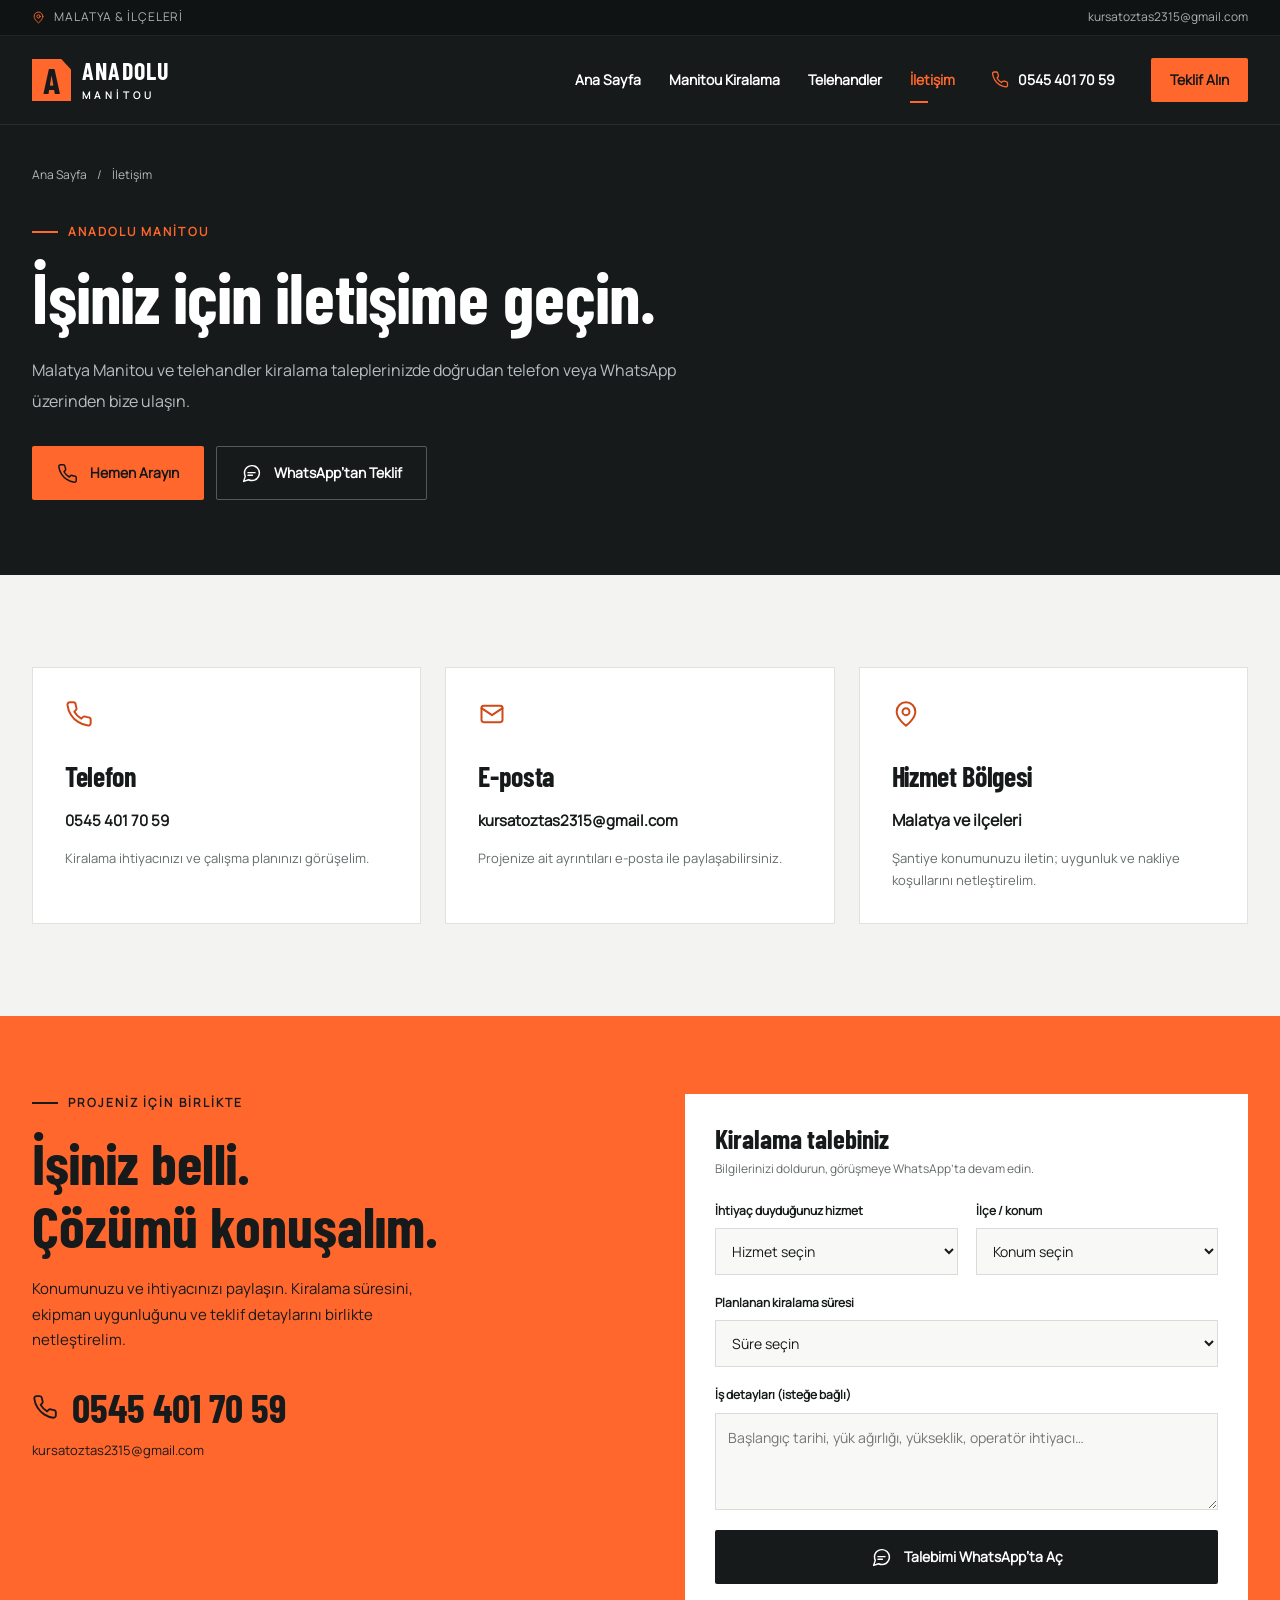
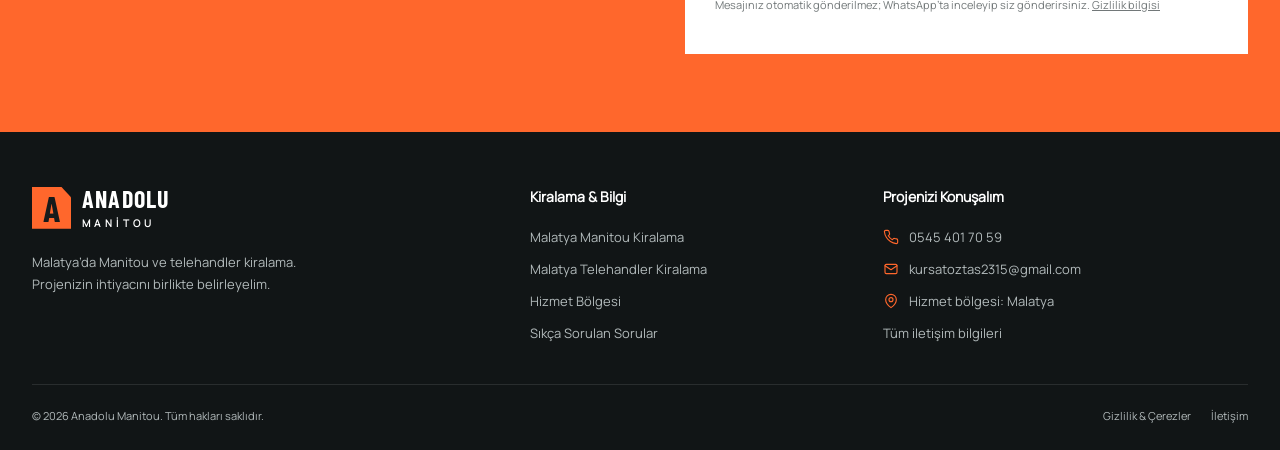
<file: iletisim/index.html>
<!doctype html><html lang="tr"><head><meta charset="UTF-8"><meta name="viewport" content="width=device-width, initial-scale=1"><title>İletişim | Anadolu Manitou Malatya</title><meta name="description" content="Anadolu Manitou iletişim: 0545 401 70 59, kursatoztas2315@gmail.com. Malatya Manitou ve telehandler kiralama için telefon veya WhatsApp ile teklif isteyin."><meta name="robots" content="index, follow, max-image-preview:large"><meta name="theme-color" content="#171a1b"><meta property="og:type" content="website"><meta property="og:locale" content="tr_TR"><meta property="og:site_name" content="Anadolu Manitou"><meta property="og:title" content="İletişim | Anadolu Manitou Malatya"><meta property="og:description" content="Anadolu Manitou iletişim: 0545 401 70 59, kursatoztas2315@gmail.com. Malatya Manitou ve telehandler kiralama için telefon veya WhatsApp ile teklif isteyin."><link rel="icon" href="/favicon.ico" sizes="any" type="image/x-icon"><link rel="icon" href="/favicon.svg" type="image/svg+xml"><link rel="icon" href="/favicon-48x48.png" sizes="48x48" type="image/png"><link rel="apple-touch-icon" href="/apple-touch-icon.png" sizes="180x180"><link rel="manifest" href="/site.webmanifest"><link rel="preload" as="font" href="../assets/barlow-700.woff" type="font/woff" crossorigin><link rel="stylesheet" href="../assets/bootstrap-grid.min.css"><link rel="stylesheet" href="../assets/styles.css"><script type="application/ld+json">{"@context": "https://schema.org", "@graph": [{"@type": "Organization", "name": "Anadolu Manitou", "telephone": "+905454017059", "email": "kursatoztas2315@gmail.com", "areaServed": {"@type": "AdministrativeArea", "name": "Malatya"}, "contactPoint": {"@type": "ContactPoint", "telephone": "+905454017059", "contactType": "Kiralama ve teklif", "availableLanguage": "Turkish"}}]}</script><script src="../assets/site-config.js" defer></script><script src="../assets/app.js" defer></script><link rel="canonical" href="https://anadolumanitou.site/iletisim/"><meta property="og:url" content="https://anadolumanitou.site/iletisim/"></head><body><a class="skip-link" href="#main">İçeriğe geç</a>
 <div class="topbar"><div class="container"><span><svg class="icon" viewBox="0 0 24 24" aria-hidden="true"><path d="M20 10c0 6-8 12-8 12S4 16 4 10a8 8 0 1 1 16 0Z"/><circle cx="12" cy="10" r="3"/></svg> MALATYA & İLÇELERİ</span><a href="mailto:kursatoztas2315@gmail.com">kursatoztas2315@gmail.com</a></div></div>
 <header class="header"><div class="container nav-wrap"><a class="brand" href="../" aria-label="Anadolu Manitou ana sayfa"><span class="brand-symbol" aria-hidden="true">A</span><span class="brand-name">ANADOLU<small>MANİTOU</small></span></a><nav class="nav" id="primary-nav" data-menu aria-label="Ana menü"><a href="../">Ana Sayfa</a><a href="../malatya-manitou-kiralama/">Manitou Kiralama</a><a href="../malatya-telehandler-kiralama/">Telehandler</a><a href="../iletisim/" aria-current="page">İletişim</a></nav><a class="nav-call" href="tel:+905454017059" data-contact="phone" data-placement="header"><svg class="icon" viewBox="0 0 24 24" aria-hidden="true"><path d="M22 16.9v3a2 2 0 0 1-2.2 2 19.8 19.8 0 0 1-8.6-3.1 19.5 19.5 0 0 1-6-6 19.8 19.8 0 0 1-3.1-8.7A2 2 0 0 1 4.1 2h3a2 2 0 0 1 2 1.7c.1 1 .4 2 .7 2.9a2 2 0 0 1-.5 2.1L8 10a16 16 0 0 0 6 6l1.3-1.3a2 2 0 0 1 2.1-.5c.9.3 1.9.6 2.9.7a2 2 0 0 1 1.7 2z"/></svg>0545 401 70 59</a><a class="btn btn-orange btn-small nav-quote" href="../#teklif">Teklif Alın</a><button class="menu-toggle" data-menu-toggle aria-label="Menüyü aç" aria-expanded="false" aria-controls="primary-nav"><svg class="icon" viewBox="0 0 24 24" aria-hidden="true"><path d="M3 6h18M3 12h18M3 18h18"/></svg></button></div></header><main id="main"><section class="subhero"><div class="container"><nav class="breadcrumbs" aria-label="İçerik yolu"><a href="../">Ana Sayfa</a><span aria-hidden="true">/</span><span aria-current="page">İletişim</span></nav><p class="eyebrow orange">ANADOLU MANİTOU</p><h1>İşiniz için iletişime geçin.</h1><p class="subhero-description">Malatya Manitou ve telehandler kiralama taleplerinizde doğrudan telefon veya WhatsApp üzerinden bize ulaşın.</p><div class="hero-actions"><a class="btn btn-orange" href="tel:+905454017059" data-contact="phone" data-placement="service_hero"><svg class="icon" viewBox="0 0 24 24" aria-hidden="true"><path d="M22 16.9v3a2 2 0 0 1-2.2 2 19.8 19.8 0 0 1-8.6-3.1 19.5 19.5 0 0 1-6-6 19.8 19.8 0 0 1-3.1-8.7A2 2 0 0 1 4.1 2h3a2 2 0 0 1 2 1.7c.1 1 .4 2 .7 2.9a2 2 0 0 1-.5 2.1L8 10a16 16 0 0 0 6 6l1.3-1.3a2 2 0 0 1 2.1-.5c.9.3 1.9.6 2.9.7a2 2 0 0 1 1.7 2z"/></svg>Hemen Arayın</a><a class="btn btn-outline" href="https://wa.me/905454017059?text=Merhaba%20Anadolu%20Manitou%2C%20Malatya%20i%C3%A7in%20Manitou%20/%20telehandler%20kiralama%20hakk%C4%B1nda%20bilgi%20almak%20istiyorum." target="_blank" rel="noopener noreferrer" data-contact="whatsapp" data-placement="service_hero"><svg class="icon" viewBox="0 0 24 24" aria-hidden="true"><path d="M21 11.5a8.4 8.4 0 0 1-.9 3.8 8.5 8.5 0 0 1-7.6 4.7 8.4 8.4 0 0 1-3.8-.9L3 21l1.9-5.7a8.4 8.4 0 0 1-.9-3.8 8.5 8.5 0 0 1 4.7-7.6 8.4 8.4 0 0 1 3.8-.9h.5a8.5 8.5 0 0 1 8 8v.5z"/><path d="M8 11h8M8 14h5"/></svg>WhatsApp’tan Teklif</a></div></div></section><section class="section"><div class="container contact-grid"><article class="contact-card"><svg class="icon" viewBox="0 0 24 24" aria-hidden="true"><path d="M22 16.9v3a2 2 0 0 1-2.2 2 19.8 19.8 0 0 1-8.6-3.1 19.5 19.5 0 0 1-6-6 19.8 19.8 0 0 1-3.1-8.7A2 2 0 0 1 4.1 2h3a2 2 0 0 1 2 1.7c.1 1 .4 2 .7 2.9a2 2 0 0 1-.5 2.1L8 10a16 16 0 0 0 6 6l1.3-1.3a2 2 0 0 1 2.1-.5c.9.3 1.9.6 2.9.7a2 2 0 0 1 1.7 2z"/></svg><h2>Telefon</h2><a href="tel:+905454017059" data-contact="phone" data-placement="contact_page">0545 401 70 59</a><p>Kiralama ihtiyacınızı ve çalışma planınızı görüşelim.</p></article><article class="contact-card"><svg class="icon" viewBox="0 0 24 24" aria-hidden="true"><rect x="3" y="5" width="18" height="14" rx="2"/><path d="m3 7 9 6 9-6"/></svg><h2>E-posta</h2><a href="mailto:kursatoztas2315@gmail.com">kursatoztas2315@gmail.com</a><p>Projenize ait ayrıntıları e-posta ile paylaşabilirsiniz.</p></article><article class="contact-card"><svg class="icon" viewBox="0 0 24 24" aria-hidden="true"><path d="M20 10c0 6-8 12-8 12S4 16 4 10a8 8 0 1 1 16 0Z"/><circle cx="12" cy="10" r="3"/></svg><h2>Hizmet Bölgesi</h2><strong>Malatya ve ilçeleri</strong><p>Şantiye konumunuzu iletin; uygunluk ve nakliye koşullarını netleştirelim.</p></article></div></section><section class="quote-section" id="teklif"><div class="container split-section"><div><p class="eyebrow">PROJENİZ İÇİN BİRLİKTE</p><h2>İşiniz belli.<br>Çözümü konuşalım.</h2><p class="quote-intro">Konumunuzu ve ihtiyacınızı paylaşın. Kiralama süresini, ekipman uygunluğunu ve teklif detaylarını birlikte netleştirelim.</p><a class="quote-phone" href="tel:+905454017059" data-contact="phone" data-placement="quote"><svg class="icon" viewBox="0 0 24 24" aria-hidden="true"><path d="M22 16.9v3a2 2 0 0 1-2.2 2 19.8 19.8 0 0 1-8.6-3.1 19.5 19.5 0 0 1-6-6 19.8 19.8 0 0 1-3.1-8.7A2 2 0 0 1 4.1 2h3a2 2 0 0 1 2 1.7c.1 1 .4 2 .7 2.9a2 2 0 0 1-.5 2.1L8 10a16 16 0 0 0 6 6l1.3-1.3a2 2 0 0 1 2.1-.5c.9.3 1.9.6 2.9.7a2 2 0 0 1 1.7 2z"/></svg>0545 401 70 59</a><a class="quote-contact" href="mailto:kursatoztas2315@gmail.com">kursatoztas2315@gmail.com</a></div>
 <form class="quote-form" data-quote-form action="https://wa.me/905454017059" method="get" target="_blank" rel="noopener noreferrer"><h3>Kiralama talebiniz</h3><p class="form-intro">Bilgilerinizi doldurun, görüşmeye WhatsApp’ta devam edin.</p><div class="form-grid"><div class="field"><label for="service">İhtiyaç duyduğunuz hizmet</label><select id="service" name="service" required><option value="">Hizmet seçin</option><option>Manitou kiralama</option><option>Telehandler kiralama</option><option>Makine seçimi için bilgi</option></select></div><div class="field"><label for="region">İlçe / konum</label><select id="region" name="region" required><option value="">Konum seçin</option><option>Malatya merkez</option><option>Battalgazi</option><option>Yeşilyurt</option><option>Akçadağ</option><option>Darende</option><option>Doğanşehir</option><option>Diğer Malatya ilçeleri</option></select></div><div class="field field-full"><label for="duration">Planlanan kiralama süresi</label><select id="duration" name="duration" required><option value="">Süre seçin</option><option>Günlük</option><option>Haftalık</option><option>Aylık / uzun dönem</option><option>Henüz netleşmedi</option></select></div><div class="field field-full"><label for="notes">İş detayları <span>(isteğe bağlı)</span></label><textarea id="notes" name="notes" rows="3" maxlength="600" placeholder="Başlangıç tarihi, yük ağırlığı, yükseklik, operatör ihtiyacı…"></textarea></div></div><button class="btn btn-dark" type="submit" data-quote-submit hidden><svg class="icon" viewBox="0 0 24 24" aria-hidden="true"><path d="M21 11.5a8.4 8.4 0 0 1-.9 3.8 8.5 8.5 0 0 1-7.6 4.7 8.4 8.4 0 0 1-3.8-.9L3 21l1.9-5.7a8.4 8.4 0 0 1-.9-3.8 8.5 8.5 0 0 1 4.7-7.6 8.4 8.4 0 0 1 3.8-.9h.5a8.5 8.5 0 0 1 8 8v.5z"/><path d="M8 11h8M8 14h5"/></svg>Talebimi WhatsApp’ta Aç</button><p class="form-note">Mesajınız otomatik gönderilmez; WhatsApp’ta inceleyip siz gönderirsiniz. <a href="../gizlilik/">Gizlilik bilgisi</a></p><p class="form-status" data-form-status role="status" aria-live="polite"></p><noscript><p class="noscript-notice">Talep hazırlamak için JavaScript gereklidir. <a href="https://wa.me/905454017059?text=Merhaba%20Anadolu%20Manitou%2C%20Malatya%20i%C3%A7in%20Manitou%20/%20telehandler%20kiralama%20hakk%C4%B1nda%20bilgi%20almak%20istiyorum.">WhatsApp üzerinden doğrudan iletişime geçin.</a></p></noscript></form></div></section></main><footer class="footer"><div class="container"><div class="footer-top"><div class="footer-brand"><div><a class="brand" href="../" aria-label="Anadolu Manitou ana sayfa"><span class="brand-symbol" aria-hidden="true">A</span><span class="brand-name">ANADOLU<small>MANİTOU</small></span></a></div><p class="footer-about">Malatya’da Manitou ve telehandler kiralama. Projenizin ihtiyacını birlikte belirleyelim.</p></div>
 <div><h2>Kiralama & Bilgi</h2><div class="footer-links"><a href="../malatya-manitou-kiralama/">Malatya Manitou Kiralama</a><a href="../malatya-telehandler-kiralama/">Malatya Telehandler Kiralama</a><a href="../#hizmet-bolgesi">Hizmet Bölgesi</a><a href="../#sikca-sorulanlar">Sıkça Sorulan Sorular</a></div></div>
 <div><h2>Projenizi Konuşalım</h2><div class="footer-links"><div class="contact-line"><svg class="icon" viewBox="0 0 24 24" aria-hidden="true"><path d="M22 16.9v3a2 2 0 0 1-2.2 2 19.8 19.8 0 0 1-8.6-3.1 19.5 19.5 0 0 1-6-6 19.8 19.8 0 0 1-3.1-8.7A2 2 0 0 1 4.1 2h3a2 2 0 0 1 2 1.7c.1 1 .4 2 .7 2.9a2 2 0 0 1-.5 2.1L8 10a16 16 0 0 0 6 6l1.3-1.3a2 2 0 0 1 2.1-.5c.9.3 1.9.6 2.9.7a2 2 0 0 1 1.7 2z"/></svg><a href="tel:+905454017059" data-contact="phone" data-placement="footer">0545 401 70 59</a></div><div class="contact-line"><svg class="icon" viewBox="0 0 24 24" aria-hidden="true"><rect x="3" y="5" width="18" height="14" rx="2"/><path d="m3 7 9 6 9-6"/></svg><a href="mailto:kursatoztas2315@gmail.com">kursatoztas2315@gmail.com</a></div><div class="contact-line"><svg class="icon" viewBox="0 0 24 24" aria-hidden="true"><path d="M20 10c0 6-8 12-8 12S4 16 4 10a8 8 0 1 1 16 0Z"/><circle cx="12" cy="10" r="3"/></svg><span>Hizmet bölgesi: Malatya</span></div><a href="../iletisim/">Tüm iletişim bilgileri</a></div></div></div>
 <div class="footer-bottom"><p>© 2026 Anadolu Manitou. Tüm hakları saklıdır.</p><div><a href="../gizlilik/">Gizlilik & Çerezler</a><button class="cookie-open" data-cookie-open hidden>Çerez tercihleri</button><a href="../iletisim/">İletişim</a></div></div></div></footer>
 <div class="mobile-contact" aria-label="Hızlı iletişim"><a class="btn btn-dark" href="tel:+905454017059" data-contact="phone" data-placement="mobile_bar"><svg class="icon" viewBox="0 0 24 24" aria-hidden="true"><path d="M22 16.9v3a2 2 0 0 1-2.2 2 19.8 19.8 0 0 1-8.6-3.1 19.5 19.5 0 0 1-6-6 19.8 19.8 0 0 1-3.1-8.7A2 2 0 0 1 4.1 2h3a2 2 0 0 1 2 1.7c.1 1 .4 2 .7 2.9a2 2 0 0 1-.5 2.1L8 10a16 16 0 0 0 6 6l1.3-1.3a2 2 0 0 1 2.1-.5c.9.3 1.9.6 2.9.7a2 2 0 0 1 1.7 2z"/></svg>Hemen Ara</a><a class="btn btn-orange" href="https://wa.me/905454017059?text=Merhaba%20Anadolu%20Manitou%2C%20Malatya%20i%C3%A7in%20Manitou%20/%20telehandler%20kiralama%20hakk%C4%B1nda%20bilgi%20almak%20istiyorum." target="_blank" rel="noopener noreferrer" data-contact="whatsapp" data-placement="mobile_bar"><svg class="icon" viewBox="0 0 24 24" aria-hidden="true"><path d="M21 11.5a8.4 8.4 0 0 1-.9 3.8 8.5 8.5 0 0 1-7.6 4.7 8.4 8.4 0 0 1-3.8-.9L3 21l1.9-5.7a8.4 8.4 0 0 1-.9-3.8 8.5 8.5 0 0 1 4.7-7.6 8.4 8.4 0 0 1 3.8-.9h.5a8.5 8.5 0 0 1 8 8v.5z"/><path d="M8 11h8M8 14h5"/></svg>WhatsApp</a></div>
 <section class="cookie-banner" data-cookie-banner role="region" aria-label="Çerez tercihleri" hidden><h2>Çerez tercihleriniz</h2><p>İzninizle ziyaretleri ve iletişim düğmelerine tıklamaları Google üzerinden ölçeriz. Tercihinizi dilediğiniz zaman değiştirebilirsiniz. <a href="../gizlilik/">Ayrıntılar</a></p><div class="cookie-actions"><button class="btn btn-secondary" data-reject>Reddet</button><button class="btn btn-dark" data-accept>Kabul et</button></div></section></body></html>
</file>
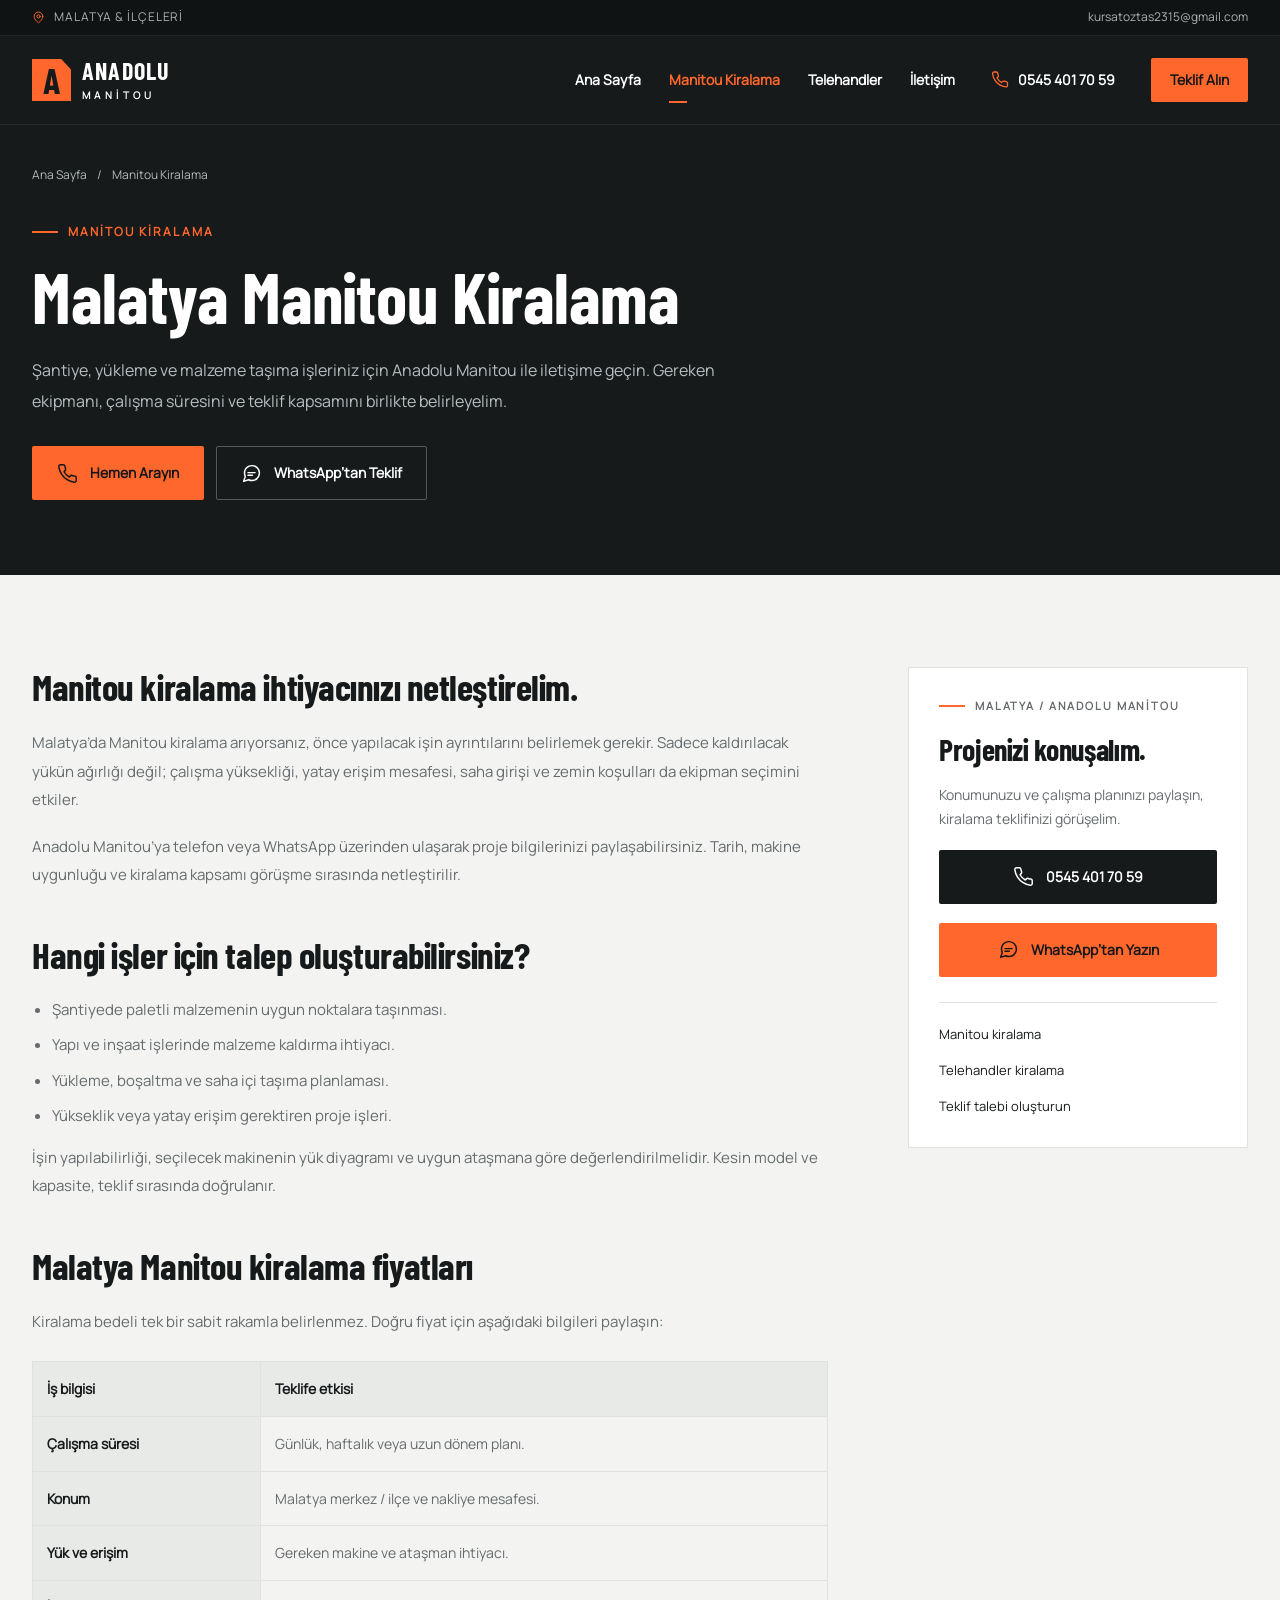
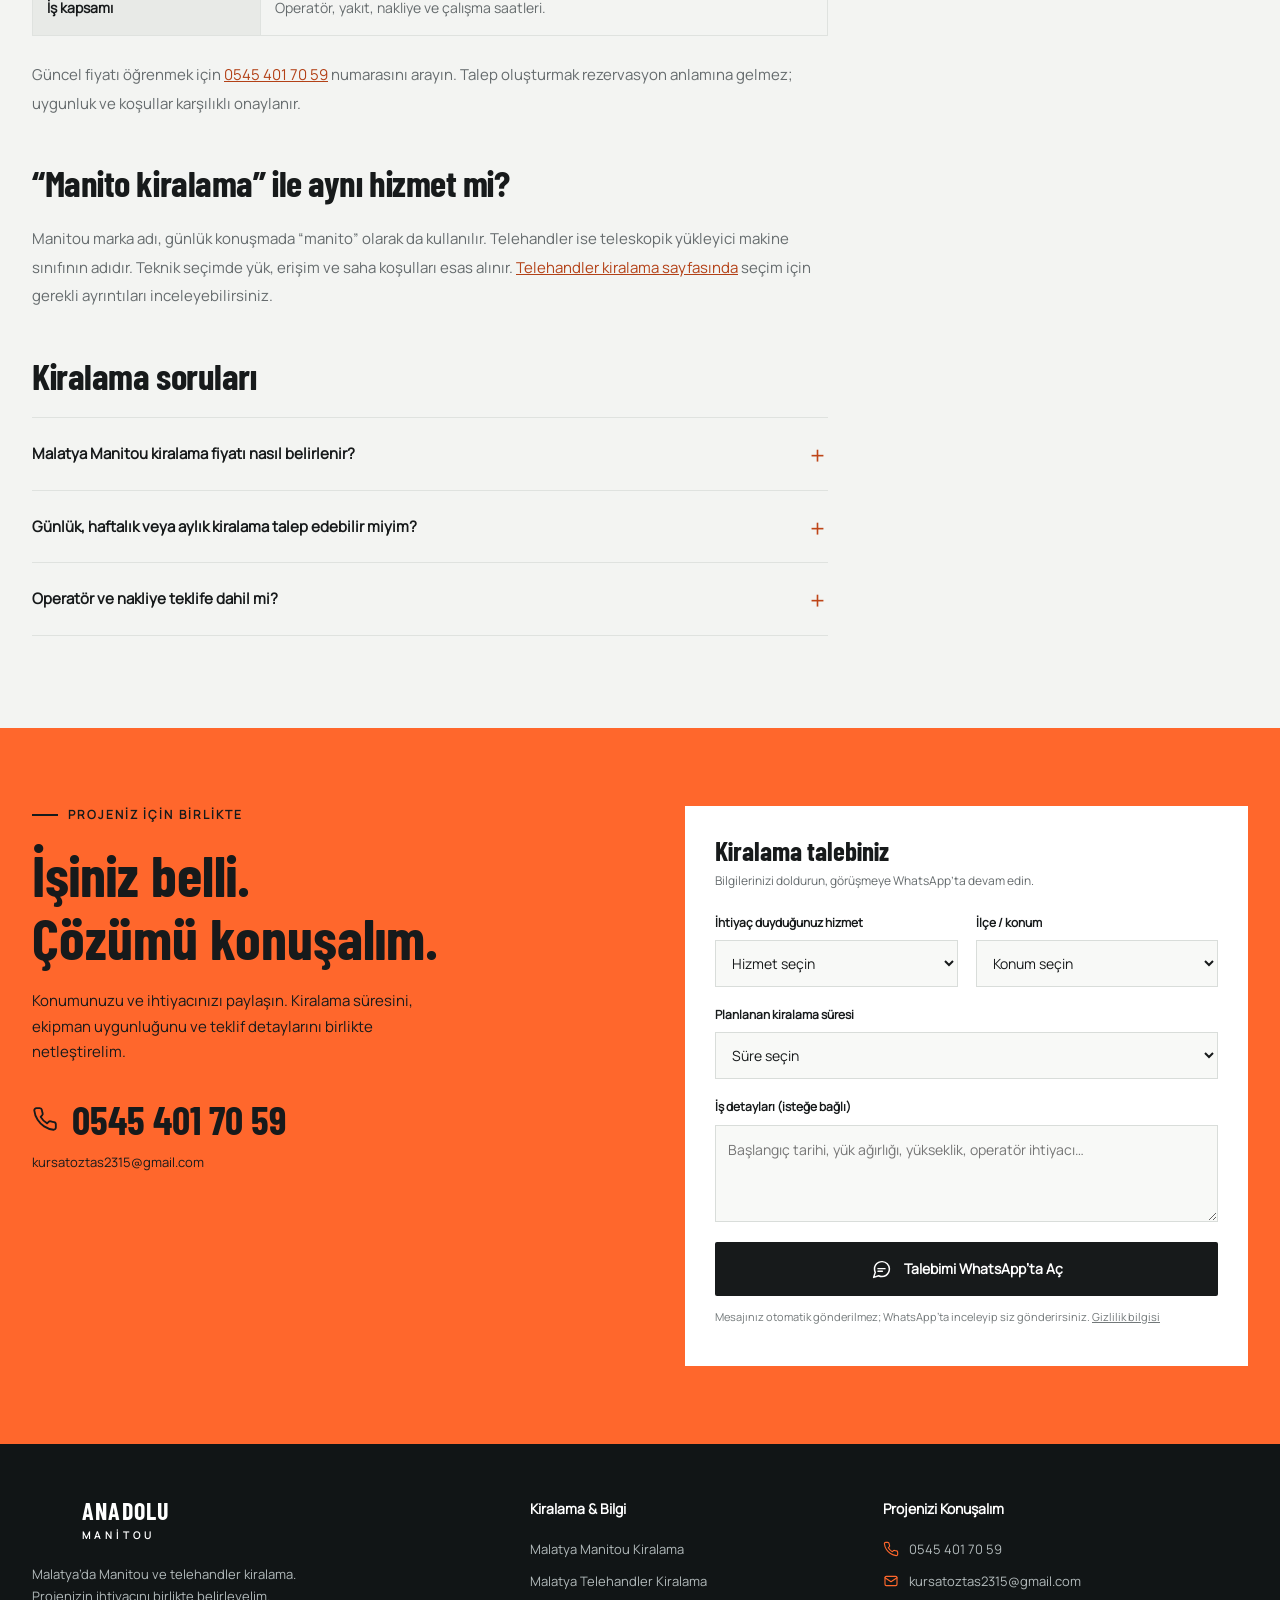
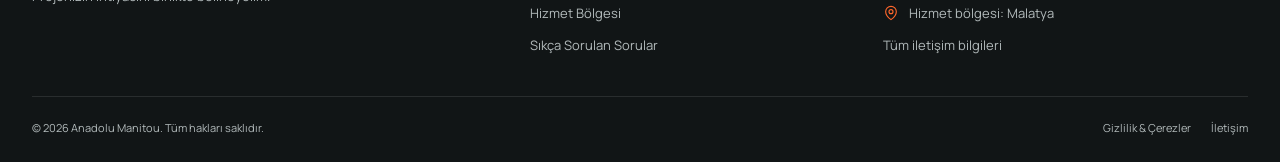
<file: malatya-manitou-kiralama/index.html>
<!doctype html><html lang="tr"><head><meta charset="UTF-8"><meta name="viewport" content="width=device-width, initial-scale=1"><title>Malatya Manitou Kiralama ve Fiyat Teklifi | Anadolu Manitou</title><meta name="description" content="Malatya manito ve Manitou kiralama talepleriniz için Anadolu Manitou. Süre, şantiye konumu ve işinize göre fiyat teklifi alın: 0545 401 70 59."><meta name="robots" content="index, follow, max-image-preview:large"><meta name="theme-color" content="#171a1b"><meta property="og:type" content="website"><meta property="og:locale" content="tr_TR"><meta property="og:site_name" content="Anadolu Manitou"><meta property="og:title" content="Malatya Manitou Kiralama ve Fiyat Teklifi | Anadolu Manitou"><meta property="og:description" content="Malatya manito ve Manitou kiralama talepleriniz için Anadolu Manitou. Süre, şantiye konumu ve işinize göre fiyat teklifi alın: 0545 401 70 59."><link rel="icon" href="/favicon.ico" sizes="any" type="image/x-icon"><link rel="icon" href="/favicon.svg" type="image/svg+xml"><link rel="icon" href="/favicon-48x48.png" sizes="48x48" type="image/png"><link rel="apple-touch-icon" href="/apple-touch-icon.png" sizes="180x180"><link rel="manifest" href="/site.webmanifest"><link rel="preload" as="font" href="../assets/barlow-700.woff" type="font/woff" crossorigin><link rel="stylesheet" href="../assets/bootstrap-grid.min.css"><link rel="stylesheet" href="../assets/styles.css"><script type="application/ld+json">{"@context": "https://schema.org", "@graph": [{"@type": "Organization", "name": "Anadolu Manitou", "telephone": "+905454017059", "email": "kursatoztas2315@gmail.com", "areaServed": {"@type": "AdministrativeArea", "name": "Malatya"}, "contactPoint": {"@type": "ContactPoint", "telephone": "+905454017059", "contactType": "Kiralama ve teklif", "availableLanguage": "Turkish"}}, {"@type": "Service", "name": "Malatya Manitou Kiralama", "serviceType": "Manitou ve telehandler kiralama", "areaServed": {"@type": "AdministrativeArea", "name": "Malatya"}, "provider": {"@type": "Organization", "name": "Anadolu Manitou", "telephone": "+905454017059", "email": "kursatoztas2315@gmail.com", "areaServed": {"@type": "AdministrativeArea", "name": "Malatya"}, "contactPoint": {"@type": "ContactPoint", "telephone": "+905454017059", "contactType": "Kiralama ve teklif", "availableLanguage": "Turkish"}}}]}</script><script src="../assets/site-config.js" defer></script><script src="../assets/app.js" defer></script><link rel="canonical" href="https://anadolumanitou.site/malatya-manitou-kiralama/"><meta property="og:url" content="https://anadolumanitou.site/malatya-manitou-kiralama/"></head><body><a class="skip-link" href="#main">İçeriğe geç</a>
 <div class="topbar"><div class="container"><span><svg class="icon" viewBox="0 0 24 24" aria-hidden="true"><path d="M20 10c0 6-8 12-8 12S4 16 4 10a8 8 0 1 1 16 0Z"/><circle cx="12" cy="10" r="3"/></svg> MALATYA & İLÇELERİ</span><a href="mailto:kursatoztas2315@gmail.com">kursatoztas2315@gmail.com</a></div></div>
 <header class="header"><div class="container nav-wrap"><a class="brand" href="../" aria-label="Anadolu Manitou ana sayfa"><span class="brand-symbol" aria-hidden="true">A</span><span class="brand-name">ANADOLU<small>MANİTOU</small></span></a><nav class="nav" id="primary-nav" data-menu aria-label="Ana menü"><a href="../">Ana Sayfa</a><a href="../malatya-manitou-kiralama/" aria-current="page">Manitou Kiralama</a><a href="../malatya-telehandler-kiralama/">Telehandler</a><a href="../iletisim/">İletişim</a></nav><a class="nav-call" href="tel:+905454017059" data-contact="phone" data-placement="header"><svg class="icon" viewBox="0 0 24 24" aria-hidden="true"><path d="M22 16.9v3a2 2 0 0 1-2.2 2 19.8 19.8 0 0 1-8.6-3.1 19.5 19.5 0 0 1-6-6 19.8 19.8 0 0 1-3.1-8.7A2 2 0 0 1 4.1 2h3a2 2 0 0 1 2 1.7c.1 1 .4 2 .7 2.9a2 2 0 0 1-.5 2.1L8 10a16 16 0 0 0 6 6l1.3-1.3a2 2 0 0 1 2.1-.5c.9.3 1.9.6 2.9.7a2 2 0 0 1 1.7 2z"/></svg>0545 401 70 59</a><a class="btn btn-orange btn-small nav-quote" href="../#teklif">Teklif Alın</a><button class="menu-toggle" data-menu-toggle aria-label="Menüyü aç" aria-expanded="false" aria-controls="primary-nav"><svg class="icon" viewBox="0 0 24 24" aria-hidden="true"><path d="M3 6h18M3 12h18M3 18h18"/></svg></button></div></header><main id="main"><section class="subhero"><div class="container"><nav class="breadcrumbs" aria-label="İçerik yolu"><a href="../">Ana Sayfa</a><span aria-hidden="true">/</span><span aria-current="page">Manitou Kiralama</span></nav><p class="eyebrow orange">MANİTOU KİRALAMA</p><h1>Malatya Manitou Kiralama</h1><p class="subhero-description">Şantiye, yükleme ve malzeme taşıma işleriniz için Anadolu Manitou ile iletişime geçin. Gereken ekipmanı, çalışma süresini ve teklif kapsamını birlikte belirleyelim.</p><div class="hero-actions"><a class="btn btn-orange" href="tel:+905454017059" data-contact="phone" data-placement="service_hero"><svg class="icon" viewBox="0 0 24 24" aria-hidden="true"><path d="M22 16.9v3a2 2 0 0 1-2.2 2 19.8 19.8 0 0 1-8.6-3.1 19.5 19.5 0 0 1-6-6 19.8 19.8 0 0 1-3.1-8.7A2 2 0 0 1 4.1 2h3a2 2 0 0 1 2 1.7c.1 1 .4 2 .7 2.9a2 2 0 0 1-.5 2.1L8 10a16 16 0 0 0 6 6l1.3-1.3a2 2 0 0 1 2.1-.5c.9.3 1.9.6 2.9.7a2 2 0 0 1 1.7 2z"/></svg>Hemen Arayın</a><a class="btn btn-outline" href="https://wa.me/905454017059?text=Merhaba%20Anadolu%20Manitou%2C%20Malatya%20i%C3%A7in%20Manitou%20/%20telehandler%20kiralama%20hakk%C4%B1nda%20bilgi%20almak%20istiyorum." target="_blank" rel="noopener noreferrer" data-contact="whatsapp" data-placement="service_hero"><svg class="icon" viewBox="0 0 24 24" aria-hidden="true"><path d="M21 11.5a8.4 8.4 0 0 1-.9 3.8 8.5 8.5 0 0 1-7.6 4.7 8.4 8.4 0 0 1-3.8-.9L3 21l1.9-5.7a8.4 8.4 0 0 1-.9-3.8 8.5 8.5 0 0 1 4.7-7.6 8.4 8.4 0 0 1 3.8-.9h.5a8.5 8.5 0 0 1 8 8v.5z"/><path d="M8 11h8M8 14h5"/></svg>WhatsApp’tan Teklif</a></div></div></section><section class="section"><div class="container content-grid"><article class="prose"><h2>Manitou kiralama ihtiyacınızı netleştirelim.</h2><p>Malatya’da Manitou kiralama arıyorsanız, önce yapılacak işin ayrıntılarını belirlemek gerekir. Sadece kaldırılacak yükün ağırlığı değil; çalışma yüksekliği, yatay erişim mesafesi, saha girişi ve zemin koşulları da ekipman seçimini etkiler.</p><p>Anadolu Manitou’ya telefon veya WhatsApp üzerinden ulaşarak proje bilgilerinizi paylaşabilirsiniz. Tarih, makine uygunluğu ve kiralama kapsamı görüşme sırasında netleştirilir.</p><h2>Hangi işler için talep oluşturabilirsiniz?</h2><ul><li>Şantiyede paletli malzemenin uygun noktalara taşınması.</li><li>Yapı ve inşaat işlerinde malzeme kaldırma ihtiyacı.</li><li>Yükleme, boşaltma ve saha içi taşıma planlaması.</li><li>Yükseklik veya yatay erişim gerektiren proje işleri.</li></ul><p>İşin yapılabilirliği, seçilecek makinenin yük diyagramı ve uygun ataşmana göre değerlendirilmelidir. Kesin model ve kapasite, teklif sırasında doğrulanır.</p><h2>Malatya Manitou kiralama fiyatları</h2><p>Kiralama bedeli tek bir sabit rakamla belirlenmez. Doğru fiyat için aşağıdaki bilgileri paylaşın:</p><table class="detail-table"><thead><tr><th scope="col">İş bilgisi</th><th scope="col">Teklife etkisi</th></tr></thead><tbody><tr><th scope="row">Çalışma süresi</th><td>Günlük, haftalık veya uzun dönem planı.</td></tr><tr><th scope="row">Konum</th><td>Malatya merkez / ilçe ve nakliye mesafesi.</td></tr><tr><th scope="row">Yük ve erişim</th><td>Gereken makine ve ataşman ihtiyacı.</td></tr><tr><th scope="row">İş kapsamı</th><td>Operatör, yakıt, nakliye ve çalışma saatleri.</td></tr></tbody></table><p>Güncel fiyatı öğrenmek için <a href="tel:+905454017059" data-contact="phone" data-placement="service_text">0545 401 70 59</a> numarasını arayın. Talep oluşturmak rezervasyon anlamına gelmez; uygunluk ve koşullar karşılıklı onaylanır.</p><h2>“Manito kiralama” ile aynı hizmet mi?</h2><p>Manitou marka adı, günlük konuşmada “manito” olarak da kullanılır. Telehandler ise teleskopik yükleyici makine sınıfının adıdır. Teknik seçimde yük, erişim ve saha koşulları esas alınır. <a href="../malatya-telehandler-kiralama/">Telehandler kiralama sayfasında</a> seçim için gerekli ayrıntıları inceleyebilirsiniz.</p><h2>Kiralama soruları</h2><div class="faq-list"><details><summary>Malatya Manitou kiralama fiyatı nasıl belirlenir?</summary><p>Fiyat; işin yapılacağı konuma, kiralama süresine, gereken makineye, yükün ağırlığına ve çalışma yüksekliğine göre belirlenir. Nakliye ve operatör gereksinimini de talebinize ekleyin. İşinize uygun güncel teklif için bizimle iletişime geçin.</p></details><details><summary>Günlük, haftalık veya aylık kiralama talep edebilir miyim?</summary><p>İhtiyaç duyduğunuz süreyi teklif talebinde belirtebilirsiniz. Kiralama süresi, tarih ve ekipman uygunluğu görüşme sırasında netleştirilir.</p></details><details><summary>Operatör ve nakliye teklife dahil mi?</summary><p>Bu kapsam işinize göre görüşülür. Teklifi onaylamadan önce operatör, nakliye, yakıt, çalışma saatleri ve vergiler dahil toplam kapsamı yazılı olarak netleştirin.</p></details></div></article><aside class="aside-card"><p class="eyebrow">MALATYA / ANADOLU MANİTOU</p><h2>Projenizi konuşalım.</h2><p>Konumunuzu ve çalışma planınızı paylaşın, kiralama teklifinizi görüşelim.</p><a class="btn btn-dark" href="tel:+905454017059" data-contact="phone" data-placement="aside"><svg class="icon" viewBox="0 0 24 24" aria-hidden="true"><path d="M22 16.9v3a2 2 0 0 1-2.2 2 19.8 19.8 0 0 1-8.6-3.1 19.5 19.5 0 0 1-6-6 19.8 19.8 0 0 1-3.1-8.7A2 2 0 0 1 4.1 2h3a2 2 0 0 1 2 1.7c.1 1 .4 2 .7 2.9a2 2 0 0 1-.5 2.1L8 10a16 16 0 0 0 6 6l1.3-1.3a2 2 0 0 1 2.1-.5c.9.3 1.9.6 2.9.7a2 2 0 0 1 1.7 2z"/></svg>0545 401 70 59</a><a class="btn btn-orange" href="https://wa.me/905454017059?text=Merhaba%20Anadolu%20Manitou%2C%20Malatya%20i%C3%A7in%20Manitou%20/%20telehandler%20kiralama%20hakk%C4%B1nda%20bilgi%20almak%20istiyorum." target="_blank" rel="noopener noreferrer" data-contact="whatsapp" data-placement="aside"><svg class="icon" viewBox="0 0 24 24" aria-hidden="true"><path d="M21 11.5a8.4 8.4 0 0 1-.9 3.8 8.5 8.5 0 0 1-7.6 4.7 8.4 8.4 0 0 1-3.8-.9L3 21l1.9-5.7a8.4 8.4 0 0 1-.9-3.8 8.5 8.5 0 0 1 4.7-7.6 8.4 8.4 0 0 1 3.8-.9h.5a8.5 8.5 0 0 1 8 8v.5z"/><path d="M8 11h8M8 14h5"/></svg>WhatsApp’tan Yazın</a><div class="aside-links"><a href="../malatya-manitou-kiralama/">Manitou kiralama</a><a href="../malatya-telehandler-kiralama/">Telehandler kiralama</a><a href="../#teklif">Teklif talebi oluşturun</a></div></aside></div></section><section class="quote-section" id="teklif"><div class="container split-section"><div><p class="eyebrow">PROJENİZ İÇİN BİRLİKTE</p><h2>İşiniz belli.<br>Çözümü konuşalım.</h2><p class="quote-intro">Konumunuzu ve ihtiyacınızı paylaşın. Kiralama süresini, ekipman uygunluğunu ve teklif detaylarını birlikte netleştirelim.</p><a class="quote-phone" href="tel:+905454017059" data-contact="phone" data-placement="quote"><svg class="icon" viewBox="0 0 24 24" aria-hidden="true"><path d="M22 16.9v3a2 2 0 0 1-2.2 2 19.8 19.8 0 0 1-8.6-3.1 19.5 19.5 0 0 1-6-6 19.8 19.8 0 0 1-3.1-8.7A2 2 0 0 1 4.1 2h3a2 2 0 0 1 2 1.7c.1 1 .4 2 .7 2.9a2 2 0 0 1-.5 2.1L8 10a16 16 0 0 0 6 6l1.3-1.3a2 2 0 0 1 2.1-.5c.9.3 1.9.6 2.9.7a2 2 0 0 1 1.7 2z"/></svg>0545 401 70 59</a><a class="quote-contact" href="mailto:kursatoztas2315@gmail.com">kursatoztas2315@gmail.com</a></div>
 <form class="quote-form" data-quote-form action="https://wa.me/905454017059" method="get" target="_blank" rel="noopener noreferrer"><h3>Kiralama talebiniz</h3><p class="form-intro">Bilgilerinizi doldurun, görüşmeye WhatsApp’ta devam edin.</p><div class="form-grid"><div class="field"><label for="service">İhtiyaç duyduğunuz hizmet</label><select id="service" name="service" required><option value="">Hizmet seçin</option><option>Manitou kiralama</option><option>Telehandler kiralama</option><option>Makine seçimi için bilgi</option></select></div><div class="field"><label for="region">İlçe / konum</label><select id="region" name="region" required><option value="">Konum seçin</option><option>Malatya merkez</option><option>Battalgazi</option><option>Yeşilyurt</option><option>Akçadağ</option><option>Darende</option><option>Doğanşehir</option><option>Diğer Malatya ilçeleri</option></select></div><div class="field field-full"><label for="duration">Planlanan kiralama süresi</label><select id="duration" name="duration" required><option value="">Süre seçin</option><option>Günlük</option><option>Haftalık</option><option>Aylık / uzun dönem</option><option>Henüz netleşmedi</option></select></div><div class="field field-full"><label for="notes">İş detayları <span>(isteğe bağlı)</span></label><textarea id="notes" name="notes" rows="3" maxlength="600" placeholder="Başlangıç tarihi, yük ağırlığı, yükseklik, operatör ihtiyacı…"></textarea></div></div><button class="btn btn-dark" type="submit" data-quote-submit hidden><svg class="icon" viewBox="0 0 24 24" aria-hidden="true"><path d="M21 11.5a8.4 8.4 0 0 1-.9 3.8 8.5 8.5 0 0 1-7.6 4.7 8.4 8.4 0 0 1-3.8-.9L3 21l1.9-5.7a8.4 8.4 0 0 1-.9-3.8 8.5 8.5 0 0 1 4.7-7.6 8.4 8.4 0 0 1 3.8-.9h.5a8.5 8.5 0 0 1 8 8v.5z"/><path d="M8 11h8M8 14h5"/></svg>Talebimi WhatsApp’ta Aç</button><p class="form-note">Mesajınız otomatik gönderilmez; WhatsApp’ta inceleyip siz gönderirsiniz. <a href="../gizlilik/">Gizlilik bilgisi</a></p><p class="form-status" data-form-status role="status" aria-live="polite"></p><noscript><p class="noscript-notice">Talep hazırlamak için JavaScript gereklidir. <a href="https://wa.me/905454017059?text=Merhaba%20Anadolu%20Manitou%2C%20Malatya%20i%C3%A7in%20Manitou%20/%20telehandler%20kiralama%20hakk%C4%B1nda%20bilgi%20almak%20istiyorum.">WhatsApp üzerinden doğrudan iletişime geçin.</a></p></noscript></form></div></section></main><footer class="footer"><div class="container"><div class="footer-top"><div class="footer-brand"><div><a class="brand" href="../" aria-label="Anadolu Manitou ana sayfa"><span class="brand-symbol" aria-hidden="true">A</span><span class="brand-name">ANADOLU<small>MANİTOU</small></span></a></div><p class="footer-about">Malatya’da Manitou ve telehandler kiralama. Projenizin ihtiyacını birlikte belirleyelim.</p></div>
 <div><h2>Kiralama & Bilgi</h2><div class="footer-links"><a href="../malatya-manitou-kiralama/">Malatya Manitou Kiralama</a><a href="../malatya-telehandler-kiralama/">Malatya Telehandler Kiralama</a><a href="../#hizmet-bolgesi">Hizmet Bölgesi</a><a href="../#sikca-sorulanlar">Sıkça Sorulan Sorular</a></div></div>
 <div><h2>Projenizi Konuşalım</h2><div class="footer-links"><div class="contact-line"><svg class="icon" viewBox="0 0 24 24" aria-hidden="true"><path d="M22 16.9v3a2 2 0 0 1-2.2 2 19.8 19.8 0 0 1-8.6-3.1 19.5 19.5 0 0 1-6-6 19.8 19.8 0 0 1-3.1-8.7A2 2 0 0 1 4.1 2h3a2 2 0 0 1 2 1.7c.1 1 .4 2 .7 2.9a2 2 0 0 1-.5 2.1L8 10a16 16 0 0 0 6 6l1.3-1.3a2 2 0 0 1 2.1-.5c.9.3 1.9.6 2.9.7a2 2 0 0 1 1.7 2z"/></svg><a href="tel:+905454017059" data-contact="phone" data-placement="footer">0545 401 70 59</a></div><div class="contact-line"><svg class="icon" viewBox="0 0 24 24" aria-hidden="true"><rect x="3" y="5" width="18" height="14" rx="2"/><path d="m3 7 9 6 9-6"/></svg><a href="mailto:kursatoztas2315@gmail.com">kursatoztas2315@gmail.com</a></div><div class="contact-line"><svg class="icon" viewBox="0 0 24 24" aria-hidden="true"><path d="M20 10c0 6-8 12-8 12S4 16 4 10a8 8 0 1 1 16 0Z"/><circle cx="12" cy="10" r="3"/></svg><span>Hizmet bölgesi: Malatya</span></div><a href="../iletisim/">Tüm iletişim bilgileri</a></div></div></div>
 <div class="footer-bottom"><p>© 2026 Anadolu Manitou. Tüm hakları saklıdır.</p><div><a href="../gizlilik/">Gizlilik & Çerezler</a><button class="cookie-open" data-cookie-open hidden>Çerez tercihleri</button><a href="../iletisim/">İletişim</a></div></div></div></footer>
 <div class="mobile-contact" aria-label="Hızlı iletişim"><a class="btn btn-dark" href="tel:+905454017059" data-contact="phone" data-placement="mobile_bar"><svg class="icon" viewBox="0 0 24 24" aria-hidden="true"><path d="M22 16.9v3a2 2 0 0 1-2.2 2 19.8 19.8 0 0 1-8.6-3.1 19.5 19.5 0 0 1-6-6 19.8 19.8 0 0 1-3.1-8.7A2 2 0 0 1 4.1 2h3a2 2 0 0 1 2 1.7c.1 1 .4 2 .7 2.9a2 2 0 0 1-.5 2.1L8 10a16 16 0 0 0 6 6l1.3-1.3a2 2 0 0 1 2.1-.5c.9.3 1.9.6 2.9.7a2 2 0 0 1 1.7 2z"/></svg>Hemen Ara</a><a class="btn btn-orange" href="https://wa.me/905454017059?text=Merhaba%20Anadolu%20Manitou%2C%20Malatya%20i%C3%A7in%20Manitou%20/%20telehandler%20kiralama%20hakk%C4%B1nda%20bilgi%20almak%20istiyorum." target="_blank" rel="noopener noreferrer" data-contact="whatsapp" data-placement="mobile_bar"><svg class="icon" viewBox="0 0 24 24" aria-hidden="true"><path d="M21 11.5a8.4 8.4 0 0 1-.9 3.8 8.5 8.5 0 0 1-7.6 4.7 8.4 8.4 0 0 1-3.8-.9L3 21l1.9-5.7a8.4 8.4 0 0 1-.9-3.8 8.5 8.5 0 0 1 4.7-7.6 8.4 8.4 0 0 1 3.8-.9h.5a8.5 8.5 0 0 1 8 8v.5z"/><path d="M8 11h8M8 14h5"/></svg>WhatsApp</a></div>
 <section class="cookie-banner" data-cookie-banner role="region" aria-label="Çerez tercihleri" hidden><h2>Çerez tercihleriniz</h2><p>İzninizle ziyaretleri ve iletişim düğmelerine tıklamaları Google üzerinden ölçeriz. Tercihinizi dilediğiniz zaman değiştirebilirsiniz. <a href="../gizlilik/">Ayrıntılar</a></p><div class="cookie-actions"><button class="btn btn-secondary" data-reject>Reddet</button><button class="btn btn-dark" data-accept>Kabul et</button></div></section></body></html>
</file>
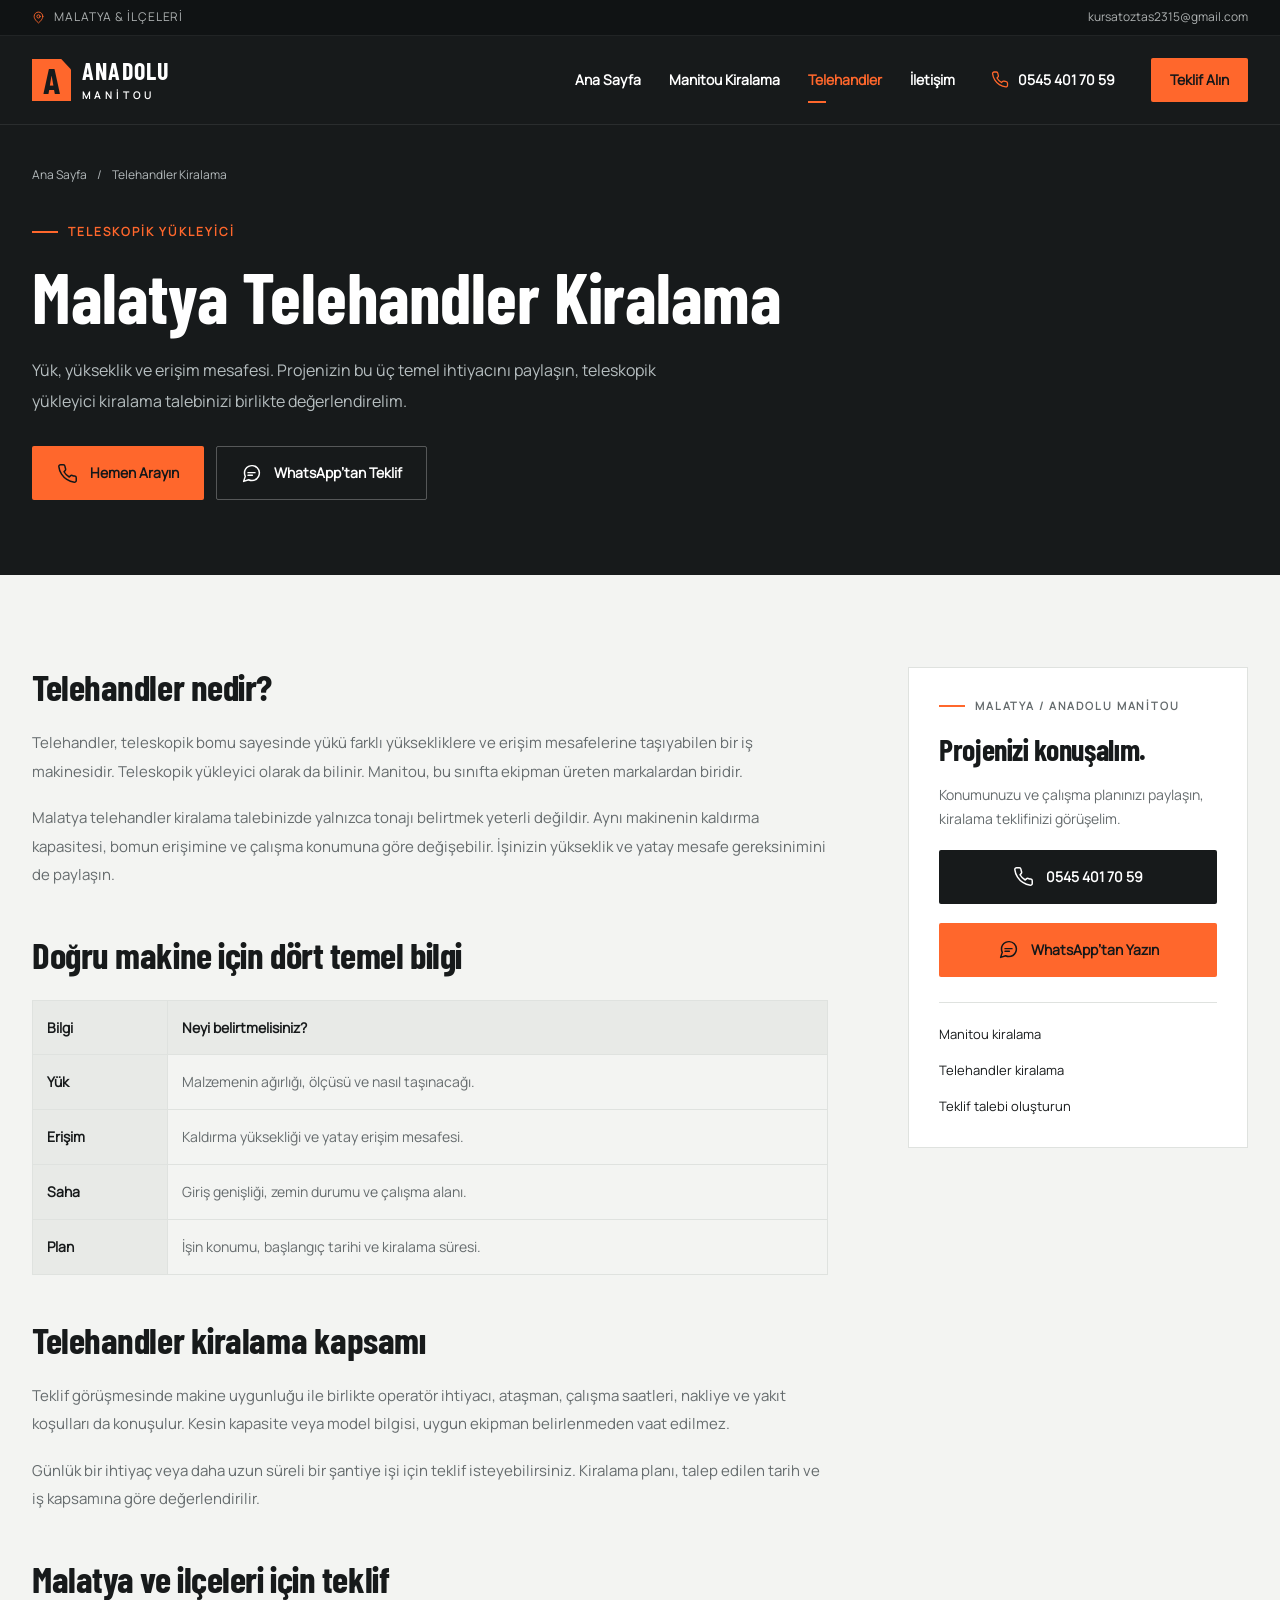
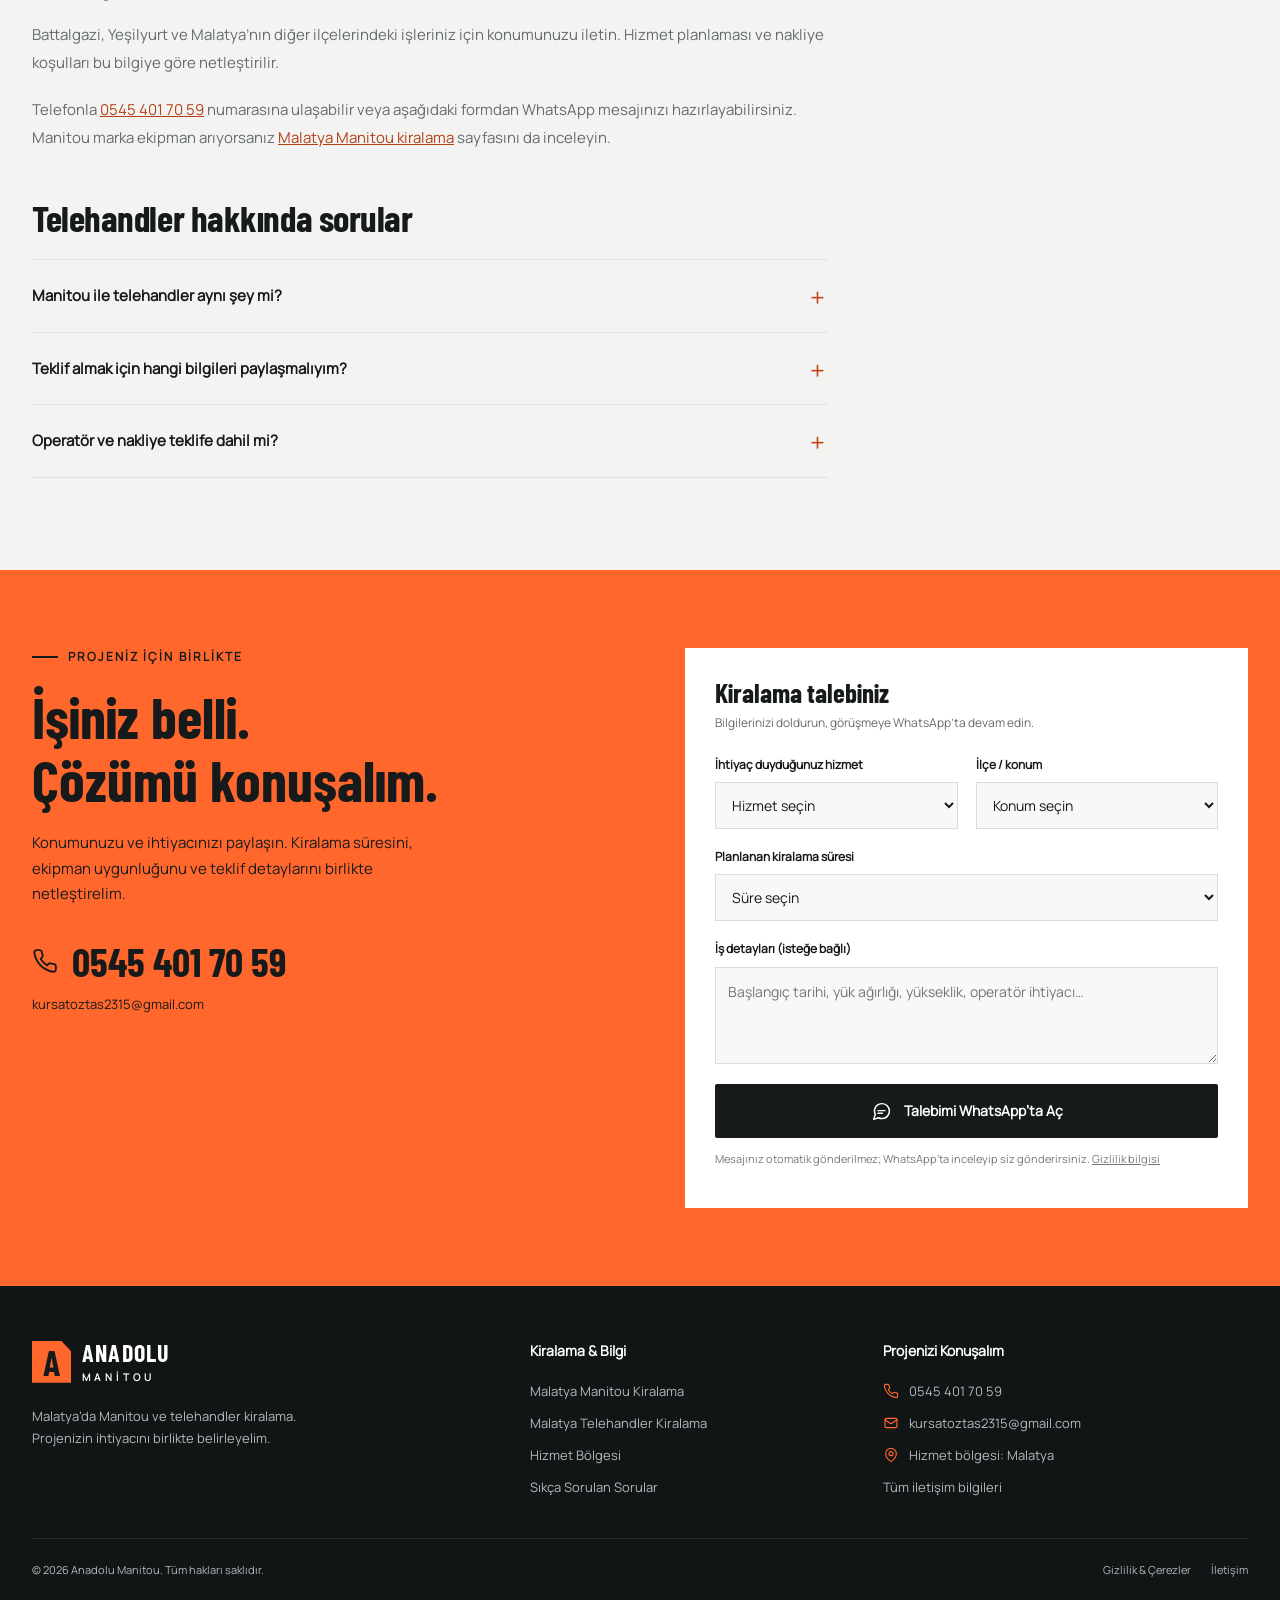
<file: malatya-telehandler-kiralama/index.html>
<!doctype html><html lang="tr"><head><meta charset="UTF-8"><meta name="viewport" content="width=device-width, initial-scale=1"><title>Malatya Telehandler Kiralama | Teleskopik Yükleyici</title><meta name="description" content="Malatya telehandler ve teleskopik yükleyici kiralama. Yükseklik, tonaj, süre ve konumunuza göre teklif için Anadolu Manitou: 0545 401 70 59."><meta name="robots" content="index, follow, max-image-preview:large"><meta name="theme-color" content="#171a1b"><meta property="og:type" content="website"><meta property="og:locale" content="tr_TR"><meta property="og:site_name" content="Anadolu Manitou"><meta property="og:title" content="Malatya Telehandler Kiralama | Teleskopik Yükleyici"><meta property="og:description" content="Malatya telehandler ve teleskopik yükleyici kiralama. Yükseklik, tonaj, süre ve konumunuza göre teklif için Anadolu Manitou: 0545 401 70 59."><link rel="icon" href="/favicon.ico" sizes="any" type="image/x-icon"><link rel="icon" href="/favicon.svg" type="image/svg+xml"><link rel="icon" href="/favicon-48x48.png" sizes="48x48" type="image/png"><link rel="apple-touch-icon" href="/apple-touch-icon.png" sizes="180x180"><link rel="manifest" href="/site.webmanifest"><link rel="preload" as="font" href="../assets/barlow-700.woff" type="font/woff" crossorigin><link rel="stylesheet" href="../assets/bootstrap-grid.min.css"><link rel="stylesheet" href="../assets/styles.css"><script type="application/ld+json">{"@context": "https://schema.org", "@graph": [{"@type": "Organization", "name": "Anadolu Manitou", "telephone": "+905454017059", "email": "kursatoztas2315@gmail.com", "areaServed": {"@type": "AdministrativeArea", "name": "Malatya"}, "contactPoint": {"@type": "ContactPoint", "telephone": "+905454017059", "contactType": "Kiralama ve teklif", "availableLanguage": "Turkish"}}, {"@type": "Service", "name": "Malatya Telehandler Kiralama", "serviceType": "Manitou ve telehandler kiralama", "areaServed": {"@type": "AdministrativeArea", "name": "Malatya"}, "provider": {"@type": "Organization", "name": "Anadolu Manitou", "telephone": "+905454017059", "email": "kursatoztas2315@gmail.com", "areaServed": {"@type": "AdministrativeArea", "name": "Malatya"}, "contactPoint": {"@type": "ContactPoint", "telephone": "+905454017059", "contactType": "Kiralama ve teklif", "availableLanguage": "Turkish"}}}]}</script><script src="../assets/site-config.js" defer></script><script src="../assets/app.js" defer></script><link rel="canonical" href="https://anadolumanitou.site/malatya-telehandler-kiralama/"><meta property="og:url" content="https://anadolumanitou.site/malatya-telehandler-kiralama/"></head><body><a class="skip-link" href="#main">İçeriğe geç</a>
 <div class="topbar"><div class="container"><span><svg class="icon" viewBox="0 0 24 24" aria-hidden="true"><path d="M20 10c0 6-8 12-8 12S4 16 4 10a8 8 0 1 1 16 0Z"/><circle cx="12" cy="10" r="3"/></svg> MALATYA & İLÇELERİ</span><a href="mailto:kursatoztas2315@gmail.com">kursatoztas2315@gmail.com</a></div></div>
 <header class="header"><div class="container nav-wrap"><a class="brand" href="../" aria-label="Anadolu Manitou ana sayfa"><span class="brand-symbol" aria-hidden="true">A</span><span class="brand-name">ANADOLU<small>MANİTOU</small></span></a><nav class="nav" id="primary-nav" data-menu aria-label="Ana menü"><a href="../">Ana Sayfa</a><a href="../malatya-manitou-kiralama/">Manitou Kiralama</a><a href="../malatya-telehandler-kiralama/" aria-current="page">Telehandler</a><a href="../iletisim/">İletişim</a></nav><a class="nav-call" href="tel:+905454017059" data-contact="phone" data-placement="header"><svg class="icon" viewBox="0 0 24 24" aria-hidden="true"><path d="M22 16.9v3a2 2 0 0 1-2.2 2 19.8 19.8 0 0 1-8.6-3.1 19.5 19.5 0 0 1-6-6 19.8 19.8 0 0 1-3.1-8.7A2 2 0 0 1 4.1 2h3a2 2 0 0 1 2 1.7c.1 1 .4 2 .7 2.9a2 2 0 0 1-.5 2.1L8 10a16 16 0 0 0 6 6l1.3-1.3a2 2 0 0 1 2.1-.5c.9.3 1.9.6 2.9.7a2 2 0 0 1 1.7 2z"/></svg>0545 401 70 59</a><a class="btn btn-orange btn-small nav-quote" href="../#teklif">Teklif Alın</a><button class="menu-toggle" data-menu-toggle aria-label="Menüyü aç" aria-expanded="false" aria-controls="primary-nav"><svg class="icon" viewBox="0 0 24 24" aria-hidden="true"><path d="M3 6h18M3 12h18M3 18h18"/></svg></button></div></header><main id="main"><section class="subhero"><div class="container"><nav class="breadcrumbs" aria-label="İçerik yolu"><a href="../">Ana Sayfa</a><span aria-hidden="true">/</span><span aria-current="page">Telehandler Kiralama</span></nav><p class="eyebrow orange">TELESKOPİK YÜKLEYİCİ</p><h1>Malatya Telehandler Kiralama</h1><p class="subhero-description">Yük, yükseklik ve erişim mesafesi. Projenizin bu üç temel ihtiyacını paylaşın, teleskopik yükleyici kiralama talebinizi birlikte değerlendirelim.</p><div class="hero-actions"><a class="btn btn-orange" href="tel:+905454017059" data-contact="phone" data-placement="service_hero"><svg class="icon" viewBox="0 0 24 24" aria-hidden="true"><path d="M22 16.9v3a2 2 0 0 1-2.2 2 19.8 19.8 0 0 1-8.6-3.1 19.5 19.5 0 0 1-6-6 19.8 19.8 0 0 1-3.1-8.7A2 2 0 0 1 4.1 2h3a2 2 0 0 1 2 1.7c.1 1 .4 2 .7 2.9a2 2 0 0 1-.5 2.1L8 10a16 16 0 0 0 6 6l1.3-1.3a2 2 0 0 1 2.1-.5c.9.3 1.9.6 2.9.7a2 2 0 0 1 1.7 2z"/></svg>Hemen Arayın</a><a class="btn btn-outline" href="https://wa.me/905454017059?text=Merhaba%20Anadolu%20Manitou%2C%20Malatya%20i%C3%A7in%20Manitou%20/%20telehandler%20kiralama%20hakk%C4%B1nda%20bilgi%20almak%20istiyorum." target="_blank" rel="noopener noreferrer" data-contact="whatsapp" data-placement="service_hero"><svg class="icon" viewBox="0 0 24 24" aria-hidden="true"><path d="M21 11.5a8.4 8.4 0 0 1-.9 3.8 8.5 8.5 0 0 1-7.6 4.7 8.4 8.4 0 0 1-3.8-.9L3 21l1.9-5.7a8.4 8.4 0 0 1-.9-3.8 8.5 8.5 0 0 1 4.7-7.6 8.4 8.4 0 0 1 3.8-.9h.5a8.5 8.5 0 0 1 8 8v.5z"/><path d="M8 11h8M8 14h5"/></svg>WhatsApp’tan Teklif</a></div></div></section><section class="section"><div class="container content-grid"><article class="prose"><h2>Telehandler nedir?</h2><p>Telehandler, teleskopik bomu sayesinde yükü farklı yüksekliklere ve erişim mesafelerine taşıyabilen bir iş makinesidir. Teleskopik yükleyici olarak da bilinir. Manitou, bu sınıfta ekipman üreten markalardan biridir.</p><p>Malatya telehandler kiralama talebinizde yalnızca tonajı belirtmek yeterli değildir. Aynı makinenin kaldırma kapasitesi, bomun erişimine ve çalışma konumuna göre değişebilir. İşinizin yükseklik ve yatay mesafe gereksinimini de paylaşın.</p><h2>Doğru makine için dört temel bilgi</h2><table class="detail-table"><thead><tr><th scope="col">Bilgi</th><th scope="col">Neyi belirtmelisiniz?</th></tr></thead><tbody><tr><th scope="row">Yük</th><td>Malzemenin ağırlığı, ölçüsü ve nasıl taşınacağı.</td></tr><tr><th scope="row">Erişim</th><td>Kaldırma yüksekliği ve yatay erişim mesafesi.</td></tr><tr><th scope="row">Saha</th><td>Giriş genişliği, zemin durumu ve çalışma alanı.</td></tr><tr><th scope="row">Plan</th><td>İşin konumu, başlangıç tarihi ve kiralama süresi.</td></tr></tbody></table><h2>Telehandler kiralama kapsamı</h2><p>Teklif görüşmesinde makine uygunluğu ile birlikte operatör ihtiyacı, ataşman, çalışma saatleri, nakliye ve yakıt koşulları da konuşulur. Kesin kapasite veya model bilgisi, uygun ekipman belirlenmeden vaat edilmez.</p><p>Günlük bir ihtiyaç veya daha uzun süreli bir şantiye işi için teklif isteyebilirsiniz. Kiralama planı, talep edilen tarih ve iş kapsamına göre değerlendirilir.</p><h2>Malatya ve ilçeleri için teklif</h2><p>Battalgazi, Yeşilyurt ve Malatya’nın diğer ilçelerindeki işleriniz için konumunuzu iletin. Hizmet planlaması ve nakliye koşulları bu bilgiye göre netleştirilir.</p><p>Telefonla <a href="tel:+905454017059" data-contact="phone" data-placement="service_text">0545 401 70 59</a> numarasına ulaşabilir veya aşağıdaki formdan WhatsApp mesajınızı hazırlayabilirsiniz. Manitou marka ekipman arıyorsanız <a href="../malatya-manitou-kiralama/">Malatya Manitou kiralama</a> sayfasını da inceleyin.</p><h2>Telehandler hakkında sorular</h2><div class="faq-list"><details><summary>Manitou ile telehandler aynı şey mi?</summary><p>Telehandler, teleskopik bomlu yükleyici sınıfının genel adıdır. Manitou ise bu makineleri üreten markalardan biridir. Günlük kullanımda “manito” olarak da aranır. İhtiyacınız olan makine, marka adından önce yük ve erişim gereksinimine göre belirlenmelidir.</p></details><details><summary>Teklif almak için hangi bilgileri paylaşmalıyım?</summary><p>İlçe veya şantiye konumu, işe başlama tarihi, tahmini süre, yük ağırlığı, kaldırma yüksekliği ve erişim mesafesi yeterli bir başlangıçtır. Operatör ve ataşman ihtiyacınızı da belirtin.</p></details><details><summary>Operatör ve nakliye teklife dahil mi?</summary><p>Bu kapsam işinize göre görüşülür. Teklifi onaylamadan önce operatör, nakliye, yakıt, çalışma saatleri ve vergiler dahil toplam kapsamı yazılı olarak netleştirin.</p></details></div></article><aside class="aside-card"><p class="eyebrow">MALATYA / ANADOLU MANİTOU</p><h2>Projenizi konuşalım.</h2><p>Konumunuzu ve çalışma planınızı paylaşın, kiralama teklifinizi görüşelim.</p><a class="btn btn-dark" href="tel:+905454017059" data-contact="phone" data-placement="aside"><svg class="icon" viewBox="0 0 24 24" aria-hidden="true"><path d="M22 16.9v3a2 2 0 0 1-2.2 2 19.8 19.8 0 0 1-8.6-3.1 19.5 19.5 0 0 1-6-6 19.8 19.8 0 0 1-3.1-8.7A2 2 0 0 1 4.1 2h3a2 2 0 0 1 2 1.7c.1 1 .4 2 .7 2.9a2 2 0 0 1-.5 2.1L8 10a16 16 0 0 0 6 6l1.3-1.3a2 2 0 0 1 2.1-.5c.9.3 1.9.6 2.9.7a2 2 0 0 1 1.7 2z"/></svg>0545 401 70 59</a><a class="btn btn-orange" href="https://wa.me/905454017059?text=Merhaba%20Anadolu%20Manitou%2C%20Malatya%20i%C3%A7in%20Manitou%20/%20telehandler%20kiralama%20hakk%C4%B1nda%20bilgi%20almak%20istiyorum." target="_blank" rel="noopener noreferrer" data-contact="whatsapp" data-placement="aside"><svg class="icon" viewBox="0 0 24 24" aria-hidden="true"><path d="M21 11.5a8.4 8.4 0 0 1-.9 3.8 8.5 8.5 0 0 1-7.6 4.7 8.4 8.4 0 0 1-3.8-.9L3 21l1.9-5.7a8.4 8.4 0 0 1-.9-3.8 8.5 8.5 0 0 1 4.7-7.6 8.4 8.4 0 0 1 3.8-.9h.5a8.5 8.5 0 0 1 8 8v.5z"/><path d="M8 11h8M8 14h5"/></svg>WhatsApp’tan Yazın</a><div class="aside-links"><a href="../malatya-manitou-kiralama/">Manitou kiralama</a><a href="../malatya-telehandler-kiralama/">Telehandler kiralama</a><a href="../#teklif">Teklif talebi oluşturun</a></div></aside></div></section><section class="quote-section" id="teklif"><div class="container split-section"><div><p class="eyebrow">PROJENİZ İÇİN BİRLİKTE</p><h2>İşiniz belli.<br>Çözümü konuşalım.</h2><p class="quote-intro">Konumunuzu ve ihtiyacınızı paylaşın. Kiralama süresini, ekipman uygunluğunu ve teklif detaylarını birlikte netleştirelim.</p><a class="quote-phone" href="tel:+905454017059" data-contact="phone" data-placement="quote"><svg class="icon" viewBox="0 0 24 24" aria-hidden="true"><path d="M22 16.9v3a2 2 0 0 1-2.2 2 19.8 19.8 0 0 1-8.6-3.1 19.5 19.5 0 0 1-6-6 19.8 19.8 0 0 1-3.1-8.7A2 2 0 0 1 4.1 2h3a2 2 0 0 1 2 1.7c.1 1 .4 2 .7 2.9a2 2 0 0 1-.5 2.1L8 10a16 16 0 0 0 6 6l1.3-1.3a2 2 0 0 1 2.1-.5c.9.3 1.9.6 2.9.7a2 2 0 0 1 1.7 2z"/></svg>0545 401 70 59</a><a class="quote-contact" href="mailto:kursatoztas2315@gmail.com">kursatoztas2315@gmail.com</a></div>
 <form class="quote-form" data-quote-form action="https://wa.me/905454017059" method="get" target="_blank" rel="noopener noreferrer"><h3>Kiralama talebiniz</h3><p class="form-intro">Bilgilerinizi doldurun, görüşmeye WhatsApp’ta devam edin.</p><div class="form-grid"><div class="field"><label for="service">İhtiyaç duyduğunuz hizmet</label><select id="service" name="service" required><option value="">Hizmet seçin</option><option>Manitou kiralama</option><option>Telehandler kiralama</option><option>Makine seçimi için bilgi</option></select></div><div class="field"><label for="region">İlçe / konum</label><select id="region" name="region" required><option value="">Konum seçin</option><option>Malatya merkez</option><option>Battalgazi</option><option>Yeşilyurt</option><option>Akçadağ</option><option>Darende</option><option>Doğanşehir</option><option>Diğer Malatya ilçeleri</option></select></div><div class="field field-full"><label for="duration">Planlanan kiralama süresi</label><select id="duration" name="duration" required><option value="">Süre seçin</option><option>Günlük</option><option>Haftalık</option><option>Aylık / uzun dönem</option><option>Henüz netleşmedi</option></select></div><div class="field field-full"><label for="notes">İş detayları <span>(isteğe bağlı)</span></label><textarea id="notes" name="notes" rows="3" maxlength="600" placeholder="Başlangıç tarihi, yük ağırlığı, yükseklik, operatör ihtiyacı…"></textarea></div></div><button class="btn btn-dark" type="submit" data-quote-submit hidden><svg class="icon" viewBox="0 0 24 24" aria-hidden="true"><path d="M21 11.5a8.4 8.4 0 0 1-.9 3.8 8.5 8.5 0 0 1-7.6 4.7 8.4 8.4 0 0 1-3.8-.9L3 21l1.9-5.7a8.4 8.4 0 0 1-.9-3.8 8.5 8.5 0 0 1 4.7-7.6 8.4 8.4 0 0 1 3.8-.9h.5a8.5 8.5 0 0 1 8 8v.5z"/><path d="M8 11h8M8 14h5"/></svg>Talebimi WhatsApp’ta Aç</button><p class="form-note">Mesajınız otomatik gönderilmez; WhatsApp’ta inceleyip siz gönderirsiniz. <a href="../gizlilik/">Gizlilik bilgisi</a></p><p class="form-status" data-form-status role="status" aria-live="polite"></p><noscript><p class="noscript-notice">Talep hazırlamak için JavaScript gereklidir. <a href="https://wa.me/905454017059?text=Merhaba%20Anadolu%20Manitou%2C%20Malatya%20i%C3%A7in%20Manitou%20/%20telehandler%20kiralama%20hakk%C4%B1nda%20bilgi%20almak%20istiyorum.">WhatsApp üzerinden doğrudan iletişime geçin.</a></p></noscript></form></div></section></main><footer class="footer"><div class="container"><div class="footer-top"><div class="footer-brand"><div><a class="brand" href="../" aria-label="Anadolu Manitou ana sayfa"><span class="brand-symbol" aria-hidden="true">A</span><span class="brand-name">ANADOLU<small>MANİTOU</small></span></a></div><p class="footer-about">Malatya’da Manitou ve telehandler kiralama. Projenizin ihtiyacını birlikte belirleyelim.</p></div>
 <div><h2>Kiralama & Bilgi</h2><div class="footer-links"><a href="../malatya-manitou-kiralama/">Malatya Manitou Kiralama</a><a href="../malatya-telehandler-kiralama/">Malatya Telehandler Kiralama</a><a href="../#hizmet-bolgesi">Hizmet Bölgesi</a><a href="../#sikca-sorulanlar">Sıkça Sorulan Sorular</a></div></div>
 <div><h2>Projenizi Konuşalım</h2><div class="footer-links"><div class="contact-line"><svg class="icon" viewBox="0 0 24 24" aria-hidden="true"><path d="M22 16.9v3a2 2 0 0 1-2.2 2 19.8 19.8 0 0 1-8.6-3.1 19.5 19.5 0 0 1-6-6 19.8 19.8 0 0 1-3.1-8.7A2 2 0 0 1 4.1 2h3a2 2 0 0 1 2 1.7c.1 1 .4 2 .7 2.9a2 2 0 0 1-.5 2.1L8 10a16 16 0 0 0 6 6l1.3-1.3a2 2 0 0 1 2.1-.5c.9.3 1.9.6 2.9.7a2 2 0 0 1 1.7 2z"/></svg><a href="tel:+905454017059" data-contact="phone" data-placement="footer">0545 401 70 59</a></div><div class="contact-line"><svg class="icon" viewBox="0 0 24 24" aria-hidden="true"><rect x="3" y="5" width="18" height="14" rx="2"/><path d="m3 7 9 6 9-6"/></svg><a href="mailto:kursatoztas2315@gmail.com">kursatoztas2315@gmail.com</a></div><div class="contact-line"><svg class="icon" viewBox="0 0 24 24" aria-hidden="true"><path d="M20 10c0 6-8 12-8 12S4 16 4 10a8 8 0 1 1 16 0Z"/><circle cx="12" cy="10" r="3"/></svg><span>Hizmet bölgesi: Malatya</span></div><a href="../iletisim/">Tüm iletişim bilgileri</a></div></div></div>
 <div class="footer-bottom"><p>© 2026 Anadolu Manitou. Tüm hakları saklıdır.</p><div><a href="../gizlilik/">Gizlilik & Çerezler</a><button class="cookie-open" data-cookie-open hidden>Çerez tercihleri</button><a href="../iletisim/">İletişim</a></div></div></div></footer>
 <div class="mobile-contact" aria-label="Hızlı iletişim"><a class="btn btn-dark" href="tel:+905454017059" data-contact="phone" data-placement="mobile_bar"><svg class="icon" viewBox="0 0 24 24" aria-hidden="true"><path d="M22 16.9v3a2 2 0 0 1-2.2 2 19.8 19.8 0 0 1-8.6-3.1 19.5 19.5 0 0 1-6-6 19.8 19.8 0 0 1-3.1-8.7A2 2 0 0 1 4.1 2h3a2 2 0 0 1 2 1.7c.1 1 .4 2 .7 2.9a2 2 0 0 1-.5 2.1L8 10a16 16 0 0 0 6 6l1.3-1.3a2 2 0 0 1 2.1-.5c.9.3 1.9.6 2.9.7a2 2 0 0 1 1.7 2z"/></svg>Hemen Ara</a><a class="btn btn-orange" href="https://wa.me/905454017059?text=Merhaba%20Anadolu%20Manitou%2C%20Malatya%20i%C3%A7in%20Manitou%20/%20telehandler%20kiralama%20hakk%C4%B1nda%20bilgi%20almak%20istiyorum." target="_blank" rel="noopener noreferrer" data-contact="whatsapp" data-placement="mobile_bar"><svg class="icon" viewBox="0 0 24 24" aria-hidden="true"><path d="M21 11.5a8.4 8.4 0 0 1-.9 3.8 8.5 8.5 0 0 1-7.6 4.7 8.4 8.4 0 0 1-3.8-.9L3 21l1.9-5.7a8.4 8.4 0 0 1-.9-3.8 8.5 8.5 0 0 1 4.7-7.6 8.4 8.4 0 0 1 3.8-.9h.5a8.5 8.5 0 0 1 8 8v.5z"/><path d="M8 11h8M8 14h5"/></svg>WhatsApp</a></div>
 <section class="cookie-banner" data-cookie-banner role="region" aria-label="Çerez tercihleri" hidden><h2>Çerez tercihleriniz</h2><p>İzninizle ziyaretleri ve iletişim düğmelerine tıklamaları Google üzerinden ölçeriz. Tercihinizi dilediğiniz zaman değiştirebilirsiniz. <a href="../gizlilik/">Ayrıntılar</a></p><div class="cookie-actions"><button class="btn btn-secondary" data-reject>Reddet</button><button class="btn btn-dark" data-accept>Kabul et</button></div></section></body></html>
</file>
<file: assets/styles.css>
@font-face{font-family:Barlow;src:url('./barlow-700.woff') format('woff');font-weight:700;font-display:swap}
@font-face{font-family:Manrope;src:url('./manrope-regular.woff') format('woff');font-weight:400;font-display:swap}
:root{--ink:#171a1b;--ink2:#222628;--muted:#656b6d;--paper:#f3f4f2;--line:#dfe2df;--orange:#ff672c;--white:#fff;--font:'Manrope',Arial,sans-serif;--heading:'Barlow','Arial Narrow',Arial,sans-serif}
*,*:before,*:after{box-sizing:border-box}html{scroll-behavior:smooth;scroll-padding-top:110px}body{margin:0;color:var(--ink);background:var(--paper);font-family:var(--font);font-size:16px;line-height:1.7;-webkit-font-smoothing:antialiased}h1,h2,h3,p{margin:0}h1,h2,h3{line-height:1.08;font-family:var(--heading);font-weight:700}a{color:inherit;text-decoration:none}button,input,textarea,select{font:inherit}button,a,input,select,textarea{-webkit-tap-highlight-color:transparent}button{cursor:pointer}img{display:block;max-width:100%;height:auto}svg.icon{width:21px;height:21px;flex-shrink:0;fill:none;stroke:currentColor;stroke-width:1.7;stroke-linecap:round;stroke-linejoin:round}a,button{touch-action:manipulation}a:focus-visible,button:focus-visible,input:focus-visible,select:focus-visible,textarea:focus-visible,summary:focus-visible{outline:3px solid var(--orange);outline-offset:5px}.container{max-width:1280px;padding-left:32px;padding-right:32px}.skip-link{position:fixed;top:-100px;left:20px;background:var(--orange);padding:10px 20px;z-index:200}.skip-link:focus{top:10px}.sr-only{position:absolute;width:1px;height:1px;padding:0;margin:-1px;overflow:hidden;clip:rect(0,0,0,0);white-space:nowrap;border:0}[hidden]{display:none!important}
.topbar{background:#101314;color:#adb1b1;font-size:12px;letter-spacing:.075em;border-bottom:1px solid #ffffff12}.topbar .container{min-height:35px;display:flex;justify-content:space-between;align-items:center}.topbar span{display:flex;gap:9px;align-items:center}.topbar svg.icon{width:13px;height:13px;color:var(--orange)}.topbar a{letter-spacing:0;font-size:12px}.header{background:var(--ink);color:white;position:sticky;top:0;z-index:50;border-bottom:1px solid #ffffff15}.nav-wrap{display:flex;align-items:center;min-height:88px;gap:36px}.brand{display:flex;align-items:center;gap:11px;flex-shrink:0;line-height:1}.brand-symbol{height:42px;width:39px;background:var(--orange);color:var(--ink);font:700 36px/42px var(--heading);text-align:center;clip-path:polygon(0 0,75% 0,100% 25%,100% 100%,0 100%)}.brand-name{font:700 24px/.95 var(--heading);letter-spacing:.05em}.brand-name small{font:600 10px/1 var(--font);letter-spacing:.44em;display:block;margin-top:7px}.nav{display:flex;align-items:center;gap:28px;margin-left:auto}.nav a{font-size:14px;font-weight:600;position:relative;transition:color .2s}.nav a:hover,.nav a[aria-current=page]{color:var(--orange)}.nav a[aria-current=page]:after{content:'';position:absolute;bottom:-11px;left:0;width:18px;height:2px;background:var(--orange)}.nav-call{display:flex;align-items:center;gap:9px;font-size:14px;font-weight:700;white-space:nowrap}.nav-call .icon{color:var(--orange);width:18px}.menu-toggle{display:none;background:none;border:1px solid #ffffff30;color:white;width:44px;height:44px;align-items:center;justify-content:center}.menu-toggle .icon{width:24px}.btn{display:inline-flex;justify-content:center;align-items:center;gap:12px;border:1px solid transparent;min-height:54px;padding:14px 24px;font-weight:700;font-size:14px;line-height:1.4;transition:background .2s,color .2s,transform .2s;text-align:center;border-radius:2px}.btn:hover{transform:translateY(-2px)}.btn-orange{background:var(--orange);color:#141719}.btn-orange:hover{background:#ff7d4a}.btn-dark{background:var(--ink);color:white}.btn-dark:hover{background:#303536}.btn-outline{border-color:#ffffff45;color:white;background:transparent}.btn-outline:hover{background:#ffffff0c;border-color:#fff}.btn-light{background:white;color:var(--ink)}.btn-small{padding:11px 18px;min-height:44px}.eyebrow{display:flex;align-items:center;gap:10px;text-transform:uppercase;letter-spacing:.17em;font-size:12px;font-weight:800;line-height:1.5}.eyebrow:before{content:'';height:2px;width:26px;background:var(--orange)}.eyebrow.orange{color:var(--orange)}
.hero{background:var(--ink);color:#fff;position:relative;overflow:hidden;padding:70px 0 0}.hero-main{display:grid;grid-template-columns:1.05fr 1fr;gap:52px;align-items:center;position:relative;padding-bottom:65px}.hero-copy{position:relative;z-index:2}.hero h1{font-size:clamp(48px,5.55vw,79px);letter-spacing:-.015em;margin:23px 0 22px;text-transform:uppercase;line-height:1.01}.hero h1 span{color:var(--orange)}.hero-description{max-width:490px;font-size:16px;line-height:1.9;color:#b9bfc0}.hero-actions{display:flex;gap:12px;margin:30px 0 18px;flex-wrap:wrap}.hero-note{font-size:12px;color:#a6adae;display:flex;align-items:center;gap:8px}.hero-note .icon{width:14px;height:14px}.hero-visual{position:relative;padding:0 0 28px 0;min-width:0}.hero-image{position:relative;overflow:hidden;aspect-ratio:1.24;background:#333a3d;clip-path:polygon(0 0,90% 0,100% 12%,100% 100%,0 100%)}.hero-image img{width:100%;height:100%;object-fit:cover;object-position:50% 50%}.hero-image:after{content:'';position:absolute;inset:0;background:linear-gradient(180deg,transparent 60%,#171a1b88)}.visual-label{position:absolute;top:22px;left:20px;border:1px solid #ffffff65;padding:5px 10px;background:#171a1b8a;font-size:11px;letter-spacing:.16em;z-index:1;color:#fff}.machine-caption{position:absolute;bottom:5px;right:-18px;padding:21px 26px;background:var(--orange);color:var(--ink);min-width:240px;display:flex;align-items:center;gap:30px;box-shadow:0 12px 35px #0002}.machine-caption strong{display:block;font:700 24px/1.15 var(--heading)}.machine-caption small{font-size:11px;letter-spacing:.14em;text-transform:uppercase}.machine-caption .icon{width:31px;height:31px;stroke-width:1.3}.hero-image-note{position:absolute;bottom:-5px;left:0;color:#919a9d;font-size:10px}.hero-bottom{display:grid;grid-template-columns:repeat(3,1fr);border-top:1px solid #ffffff20;padding:23px 0 25px}.hero-bottom>div{display:flex;gap:17px;align-items:center;padding-left:35px;border-right:1px solid #ffffff20}.hero-bottom>div:first-child{padding-left:0}.hero-bottom>div:last-child{border-right:0}.hero-bottom b{font-size:13px;display:block;font-weight:700;letter-spacing:.02em}.hero-bottom span{color:#9ba3a5;font-size:12px}.hero-bottom .icon{color:var(--orange);width:26px;height:26px;stroke-width:1.5}
.section{padding:92px 0}.section-white{background:#fff}.section-head{display:flex;justify-content:space-between;align-items:end;gap:30px;margin-bottom:40px}.section h2{font-size:clamp(36px,4vw,52px);margin-top:14px;letter-spacing:-.012em}.section-head>p{max-width:370px;color:var(--muted);font-size:15px}.text-link{display:inline-flex;border-bottom:1px solid currentColor;font-weight:700;font-size:13px;padding-bottom:4px;width:fit-content}.text-link:hover{color:#c8430f}.service-card{background:white;border:1px solid var(--line);padding:34px;height:100%;display:flex;flex-direction:column;position:relative;transition:border-color .2s,transform .2s}.service-card:hover{border-color:var(--orange);transform:translateY(-4px)}.service-card.featured{background:var(--ink);color:white;border-color:var(--ink)}.card-top{display:flex;justify-content:space-between;align-items:center;margin-bottom:35px}.card-number{color:#858d8f;font-size:12px;font-weight:700;letter-spacing:.1em}.card-icon{width:46px;height:46px;background:#ff672c14;color:#d14d16;display:flex;align-items:center;justify-content:center}.featured .card-icon{color:var(--orange);background:#ff672c18}.card-icon .icon{width:25px;height:25px}.service-card h3{font-size:29px;margin-bottom:15px}.service-card p{font-size:14px;color:var(--muted);line-height:1.85;margin-bottom:26px}.featured p{color:#abb2b4}.service-card .text-link{margin-top:auto}.tag-row{display:flex;gap:8px;flex-wrap:wrap;margin:24px 0}.tag{font-size:12px;padding:5px 11px;border:1px solid #d1d5d4;white-space:nowrap}.section-intro{max-width:650px;color:var(--muted);margin:20px 0 35px}.split-section{display:grid;grid-template-columns:1fr 1fr;gap:90px;align-items:center}.equipment-board{background:#e8ebe8;position:relative;padding:30px;min-height:405px;display:flex;flex-direction:column;justify-content:space-between}.equipment-board .board-head{display:flex;justify-content:space-between;font-size:11px;font-weight:800;letter-spacing:.13em;color:#657074}.equipment-board img{width:100%;max-width:390px;align-self:center;margin:18px 0;object-fit:contain;aspect-ratio:369/238}.equipment-board figcaption{font-size:11px;color:#646d6f}.equipment-board .corner-label{font:700 34px/1 var(--heading);color:var(--orange);position:absolute;right:-20px;bottom:45px;background:var(--ink);padding:18px 24px}.equipment-board figure{margin:0}.check-list{list-style:none;margin:25px 0 0;padding:0}.check-list li{display:flex;gap:15px;padding:16px 0;border-bottom:1px solid var(--line);font-size:14px}.check-list li .icon{color:#bc471b;width:19px;height:19px;margin-top:3px}.check-list strong{display:block;font-weight:800;font-size:14px;margin-bottom:3px}.check-list p{font-size:13px;color:var(--muted)}.process{display:grid;grid-template-columns:repeat(3,1fr);gap:44px;counter-reset:step}.process-item{border-top:1px solid #b8c0be;padding-top:24px;position:relative}.process-item:before{content:'';position:absolute;top:-3px;width:20px;height:5px;background:var(--orange)}.process-num{font:700 45px/1 var(--heading);color:#a5adab;margin-bottom:26px}.process-item h3{font-size:25px;margin-bottom:14px}.process-item p{font-size:14px;color:var(--muted)}
.region-section{background:var(--ink);color:white;overflow:hidden}.region-section .split-section{gap:70px}.region-section p{color:#acb4b6;margin-top:22px;font-size:15px}.region-panel{border:1px solid #ffffff23;padding:30px;background:#ffffff03;position:relative}.region-panel .region-top{display:flex;gap:14px;align-items:center;border-bottom:1px solid #ffffff20;padding-bottom:23px}.region-top .icon{width:27px;height:27px;color:var(--orange)}.region-top strong{font:700 30px var(--heading)}.region-top span{font-size:12px;color:#aeb5b7;display:block}.region-tags{display:flex;flex-wrap:wrap;gap:9px;margin:25px 0 0}.region-tags span{border:1px solid #ffffff26;padding:7px 12px;color:#d4d9da;font-size:13px}.region-panel p{font-size:12px;margin-top:23px}.region-section .text-link{color:var(--orange);margin-top:25px}.faq-grid{display:grid;grid-template-columns:.8fr 1.2fr;gap:90px}.faq-side p{font-size:15px;color:var(--muted);margin:20px 0 24px;max-width:290px}.faq-list{border-top:1px solid var(--line)}details{border-bottom:1px solid var(--line)}summary{list-style:none;cursor:pointer;position:relative;padding:23px 40px 23px 0;font-size:15px;font-weight:800;line-height:1.7}summary::-webkit-details-marker{display:none}summary:after{content:'+';position:absolute;right:3px;top:19px;font:400 26px var(--font);color:#be4518}details[open] summary:after{content:'−'}details p{padding:0 25px 23px 0;color:var(--muted);font-size:14px}
.quote-section{background:var(--orange);padding:78px 0}.quote-section .split-section{gap:90px;align-items:start}.quote-section .eyebrow:before{background:var(--ink)}.quote-section h2{font-size:58px;margin-top:19px}.quote-section .quote-intro{max-width:390px;font-size:15px;margin:20px 0 30px}.quote-phone{font:700 40px var(--heading);display:inline-flex;gap:14px;align-items:center}.quote-phone .icon{width:26px;height:26px}.quote-contact{display:block;font-size:13px;margin-top:8px}.quote-form{background:#fff;padding:30px;color:var(--ink)}.quote-form h3{font-size:27px;margin-bottom:6px}.quote-form .form-intro{font-size:12px;color:var(--muted);margin-bottom:21px}.form-grid{display:grid;grid-template-columns:1fr 1fr;gap:18px}.field{display:flex;flex-direction:column;gap:7px}.field-full{grid-column:1/-1}.field label{font-size:12px;font-weight:800}select,input,textarea{background:#f8f9f7;border:1px solid #d9ddda;border-radius:0;width:100%;padding:12px;color:var(--ink);min-height:47px;font-size:14px}textarea{resize:vertical;min-height:90px}select{padding-right:28px}.quote-form .btn{width:100%;margin-top:20px}.form-note{font-size:11px;color:#727879;line-height:1.6;margin-top:12px}.form-note a{text-decoration:underline}.form-status{font-size:13px;margin-top:10px}.footer{background:#111516;color:#b2babb;padding:55px 0 24px}.footer-top{display:grid;grid-template-columns:1.2fr .8fr 1fr;gap:60px}.footer .brand{color:white}.footer-about{font-size:13px;margin-top:22px;max-width:290px}.footer h2{font:700 14px var(--font);color:white;margin:0 0 20px}.footer-links{display:flex;flex-direction:column;gap:10px;font-size:13px}.footer a:hover{color:var(--orange)}.footer .contact-line{display:flex;gap:10px;align-items:center}.footer .contact-line .icon{width:16px;height:16px;color:var(--orange)}.footer-bottom{border-top:1px solid #ffffff1a;margin-top:40px;padding-top:22px;display:flex;justify-content:space-between;gap:20px;font-size:11px}.footer-bottom div{display:flex;gap:20px}.cookie-open{color:inherit;background:none;border:0;padding:0;font-size:11px;text-decoration:underline}.photo-credit{font-size:10px;color:#788284;margin-top:18px;line-height:1.8}.mobile-contact{display:none}.cookie-banner{position:fixed;left:22px;bottom:22px;z-index:100;background:white;border:1px solid var(--line);box-shadow:0 8px 40px #0002;max-width:420px;padding:22px}.cookie-banner h2{font:700 20px var(--heading);margin-bottom:8px}.cookie-banner p{font-size:12px;color:var(--muted);margin-bottom:15px}.cookie-actions{display:flex;gap:10px}.cookie-actions .btn{flex:1;padding:10px;min-height:42px}.cookie-actions .btn-secondary{border-color:var(--line);background:white}.cookie-banner a{text-decoration:underline}.subhero{background:var(--ink);color:white;padding:40px 0 75px}.breadcrumbs{display:flex;gap:10px;color:#b3b9bb;font-size:12px;flex-wrap:wrap;margin-bottom:38px}.breadcrumbs a:hover{color:var(--orange)}.subhero h1{font-size:clamp(44px,5.5vw,74px);max-width:900px;margin:17px 0 21px}.subhero .subhero-description{color:#b7bfc1;max-width:690px;font-size:16px;line-height:1.9}.subhero .hero-actions{margin-bottom:0}.content-grid{display:grid;grid-template-columns:1fr 340px;gap:80px;align-items:start}.prose h2{font-size:37px;margin:0 0 22px}.prose h2:not(:first-child){margin-top:45px}.prose h3{font-size:25px;margin:25px 0 14px}.prose p{font-size:15px;color:var(--muted);margin-bottom:18px;line-height:1.9}.prose ul{padding-left:20px;color:var(--muted);font-size:15px}.prose li{margin:10px 0}.prose a{text-decoration:underline;color:#b34117}.aside-card{position:sticky;top:125px;background:#fff;border:1px solid var(--line);padding:30px}.aside-card .eyebrow{font-size:11px}.aside-card h2{font-size:30px;margin:18px 0}.aside-card p{font-size:14px;color:var(--muted)}.aside-card .btn{width:100%;margin-top:19px}.aside-card .aside-links{border-top:1px solid var(--line);margin-top:25px;padding-top:20px;display:flex;flex-direction:column;gap:14px;font-size:13px}.detail-table{width:100%;border-collapse:collapse;text-align:left;font-size:14px;margin:25px 0}.detail-table th,.detail-table td{padding:15px 14px;border:1px solid var(--line);vertical-align:top}.detail-table th{background:#e8eae7;font-weight:800}.detail-table td{color:var(--muted)}.contact-grid{display:grid;grid-template-columns:repeat(3,1fr);gap:24px}.contact-card{padding:32px;background:white;border:1px solid var(--line);min-width:0}.contact-card>.icon{color:#cf4a17;width:28px;height:28px;margin-bottom:25px}.contact-card h2{font-size:28px;margin:0 0 15px}.contact-card a{font-weight:800;font-size:15px;overflow-wrap:anywhere}.contact-card p{font-size:13px;color:var(--muted);margin-top:13px}.not-found{text-align:center;padding:110px 20px}.not-found h1{font-size:100px;color:var(--orange)}.not-found p{margin:15px 0 30px}.noscript-notice{font-size:14px;margin:10px 0;color:#323c3f}
@media(min-width:1400px){.container{max-width:1310px}.hero-main{gap:65px}.hero-image{aspect-ratio:1.24}.hero h1{font-size:82px}}
@media(max-width:1199px){.nav-wrap{gap:25px}.nav{gap:18px}.nav-call{display:none}.hero h1{font-size:66px}.hero-main{gap:30px}.machine-caption{right:0}.split-section,.faq-grid{gap:55px}.section{padding:75px 0}.service-card{padding:28px}.quote-section .split-section{gap:50px}.footer-top{gap:35px}}
@media(max-width:991px){.nav-wrap{min-height:76px}.nav{gap:16px}.nav a{font-size:12px}.header .nav-quote{display:none}.hero{padding-top:50px}.hero h1{font-size:56px}.hero-description{font-size:14px}.hero-actions{gap:10px}.hero-actions .btn{padding:12px 17px;font-size:12px;min-height:48px}.hero-image{aspect-ratio:.92}.hero-bottom>div{padding-left:18px;gap:12px}.hero-bottom b{font-size:11px}.hero-bottom span{font-size:10px}.hero-bottom .icon{width:23px}.machine-caption{min-width:205px;padding:17px 20px}.machine-caption strong{font-size:21px}.service-card{padding:25px}.service-card h3{font-size:26px}.split-section{gap:40px}.equipment-board{padding:22px;min-height:360px}.equipment-board .corner-label{right:0;bottom:50px;font-size:27px}.section-head>p{max-width:300px}.faq-grid{gap:40px}.quote-section h2{font-size:49px}.quote-section .split-section{gap:35px}.quote-phone{font-size:31px}.form-grid{gap:13px}.quote-form{padding:24px}.content-grid{gap:40px;grid-template-columns:1fr 280px}.footer-top{grid-template-columns:1fr 1fr;gap:35px}.footer-brand{grid-column:1/-1;display:flex;gap:50px;align-items:center}.footer-about{margin:0;max-width:400px}.contact-grid{gap:15px}.contact-card{padding:23px}.contact-card a{font-size:13px}}
@media(max-width:767px){.container{padding-left:22px;padding-right:22px}.topbar{font-size:10px}.topbar a{font-size:10px}.topbar .container{min-height:31px}.nav-wrap{min-height:72px;justify-content:space-between;gap:15px}.brand-name{font-size:23px}.brand-symbol{height:38px;width:35px;line-height:38px;font-size:31px}.menu-toggle{display:flex;margin-left:auto}.nav-call{display:flex;font-size:0;gap:0}.nav-call .icon{width:22px;height:22px}.nav{display:none;position:absolute;top:100%;left:0;right:0;background:#1b2022;padding:24px;flex-direction:column;align-items:stretch;margin:0;border-bottom:1px solid #ffffff28;gap:0}.nav.is-open{display:flex}.nav a{font-size:15px;padding:12px 0}.nav a[aria-current=page]:after{display:none}.hero{padding-top:39px}.hero-main{grid-template-columns:1fr;gap:35px;padding-bottom:32px}.hero h1{font-size:clamp(49px,9.2vw,69px);margin:20px 0}.hero-description{font-size:15px;max-width:500px}.eyebrow{font-size:10px;letter-spacing:.12em}.hero-actions{margin-top:25px}.hero-actions .btn{min-height:52px;font-size:13px;padding:13px 20px}.hero-note{font-size:11px}.hero-visual{max-width:550px;width:100%;padding-bottom:25px}.hero-image{aspect-ratio:1.48}.hero-image img{object-position:50% 53%}.machine-caption{bottom:4px;right:0;padding:14px 18px;min-width:210px;gap:20px}.machine-caption small{font-size:10px}.machine-caption strong{font-size:23px}.hero-image-note{font-size:9px;bottom:-3px}.visual-label{font-size:10px;top:17px;left:17px}.hero-bottom{padding:19px 0;grid-template-columns:1fr 1fr;gap:18px}.hero-bottom>div{padding:0;border:0;gap:10px}.hero-bottom>div:last-child{display:none}.hero-bottom b{font-size:11px}.hero-bottom span{font-size:10px}.section{padding:60px 0}.section-head{display:block;margin-bottom:28px}.section-head>p{margin-top:20px;max-width:500px;font-size:14px}.section h2{font-size:40px}.section-head .text-link{margin-top:20px}.service-card{padding:28px}.card-top{margin-bottom:23px}.service-card h3{font-size:30px}.service-card p{margin-bottom:20px}.service-card .tag-row{margin-top:0}.split-section,.faq-grid{grid-template-columns:1fr;gap:36px}.equipment-board{max-width:540px;min-height:340px}.equipment-board img{max-width:345px}.equipment-board .corner-label{bottom:47px}.check-list{margin-top:15px}.process{grid-template-columns:1fr;gap:27px}.process-item{display:grid;grid-template-columns:50px 1fr;gap:5px 22px;padding-top:25px}.process-num{grid-row:1/3;margin:0;font-size:40px}.process-item h3{margin:0;font-size:26px}.process-item p{grid-column:2;font-size:14px}.region-section .split-section{gap:35px}.region-panel{padding:25px}.faq-side p{max-width:none;margin:17px 0}.faq-grid{gap:25px}.faq-side .btn{display:none}summary{font-size:14px;padding-top:20px;padding-bottom:20px}.quote-section{padding:55px 0}.quote-section h2{font-size:47px}.quote-section .split-section{gap:32px}.quote-section .quote-intro{margin:18px 0 20px}.quote-phone{font-size:37px}.quote-form{padding:26px}.footer{padding:42px 0 95px}.footer-top{gap:34px 20px}.footer-brand{display:block}.footer-about{margin-top:20px;max-width:380px}.footer-links{font-size:12px}.footer h2{font-size:13px}.footer .contact-line{align-items:flex-start}.footer .contact-line .icon{margin-top:4px}.footer .contact-line a{overflow-wrap:anywhere}.footer-bottom{flex-direction:column;gap:13px;margin-top:30px}.mobile-contact{display:grid;grid-template-columns:1fr 1fr;gap:9px;position:fixed;bottom:0;left:0;right:0;background:#fff;padding:10px 14px max(10px,env(safe-area-inset-bottom));z-index:70;box-shadow:0 -3px 20px #0001}.mobile-contact .btn{font-size:13px;min-height:48px;padding:10px}.cookie-banner{left:12px;right:12px;bottom:85px;max-width:none;padding:20px}.subhero{padding:25px 0 50px}.breadcrumbs{margin-bottom:25px;font-size:11px}.subhero h1{font-size:48px}.subhero .subhero-description{font-size:15px}.content-grid{grid-template-columns:1fr;gap:40px}.aside-card{position:static}.prose h2{font-size:33px}.detail-table{font-size:12px}.detail-table th,.detail-table td{padding:11px}.contact-grid{grid-template-columns:1fr;gap:16px}.contact-card{padding:27px}.contact-card>.icon{margin-bottom:18px}.contact-card a{font-size:16px}.contact-card h2{font-size:30px}.photo-credit{font-size:10px}.contact-grid .contact-card p{font-size:14px}}
@media(max-width:380px){.hero h1{font-size:46px}.topbar a{display:none}.hero-actions{display:grid;grid-template-columns:1fr 1fr}.hero-actions .btn{padding:12px 11px;gap:8px;font-size:12px}.hero-actions .icon{width:17px}.form-grid{grid-template-columns:1fr}.field-full{grid-column:1}.footer-top{grid-template-columns:1fr}.footer-brand{grid-column:auto}.quote-form{padding:21px}.hero-note{font-size:10px}}
@media(prefers-reduced-motion:reduce){html{scroll-behavior:auto}*,*:before,*:after{transition:none!important;animation:none!important}}
</file>
